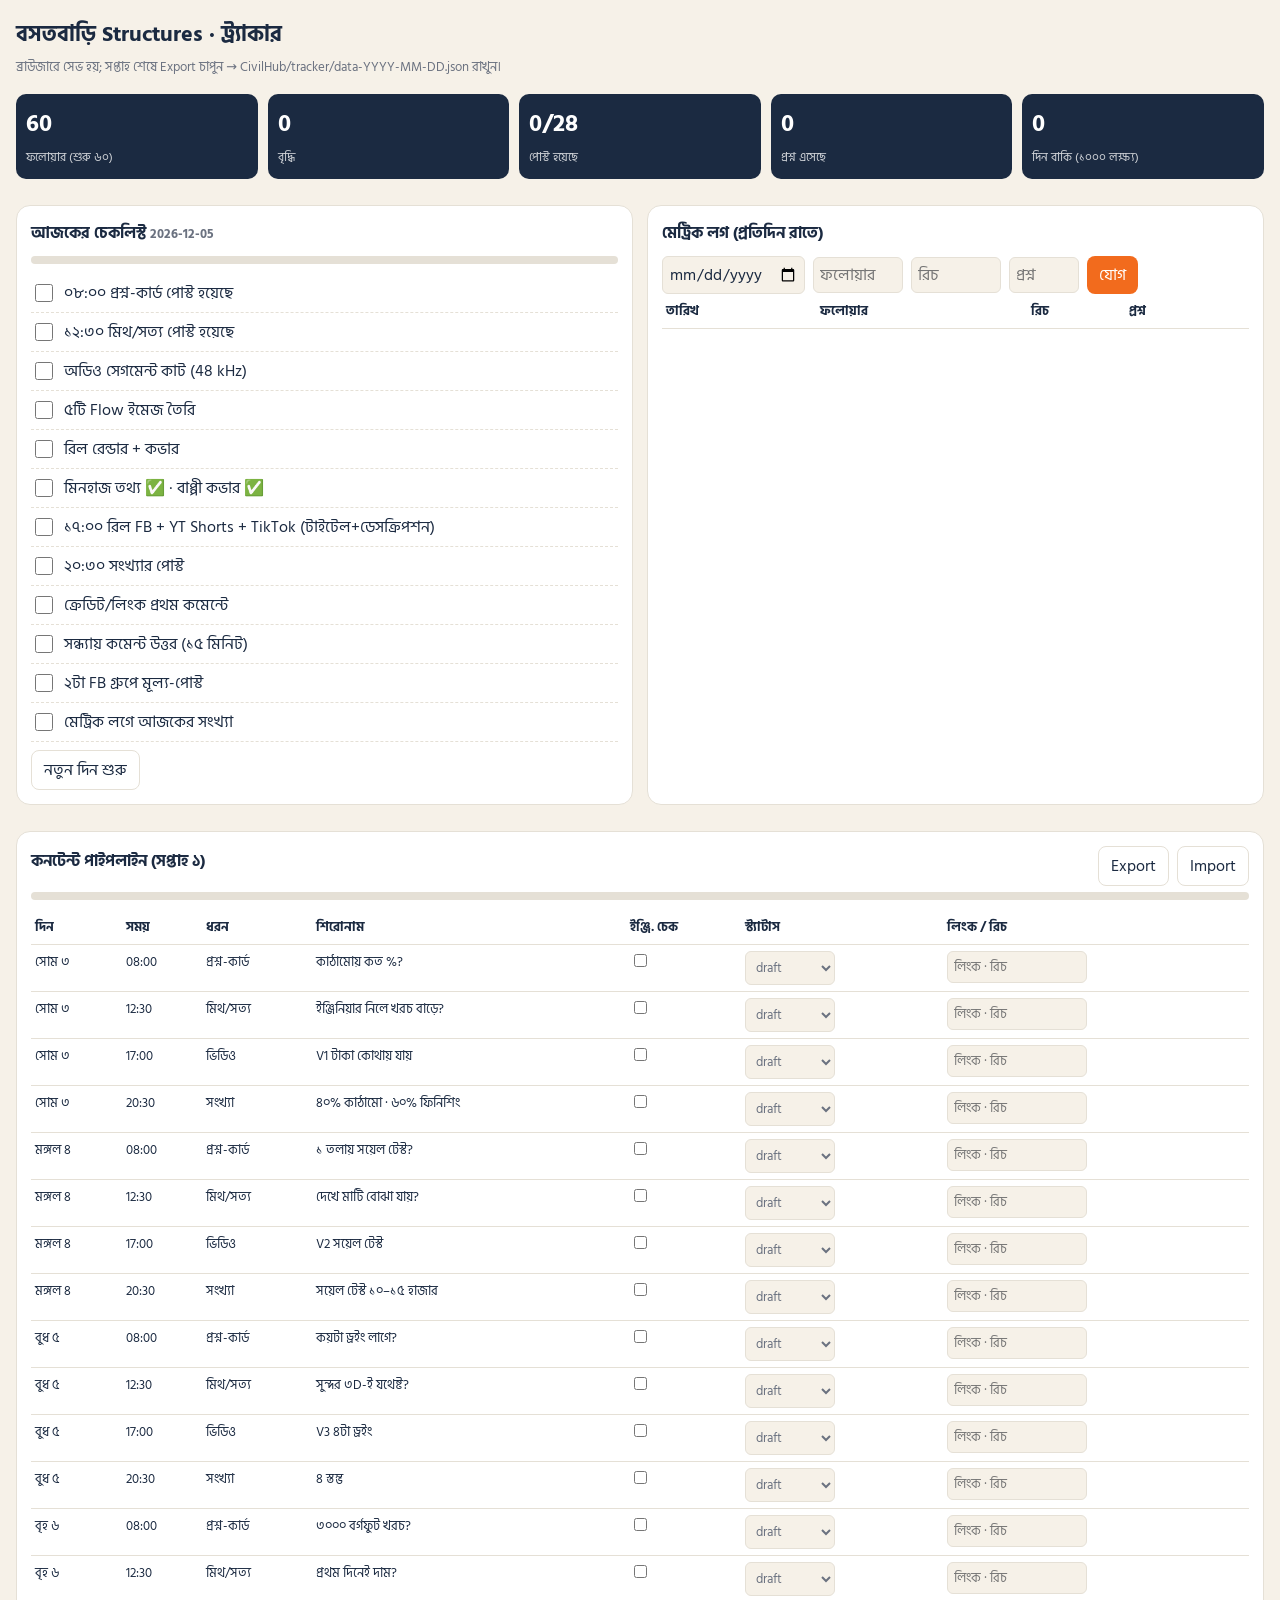
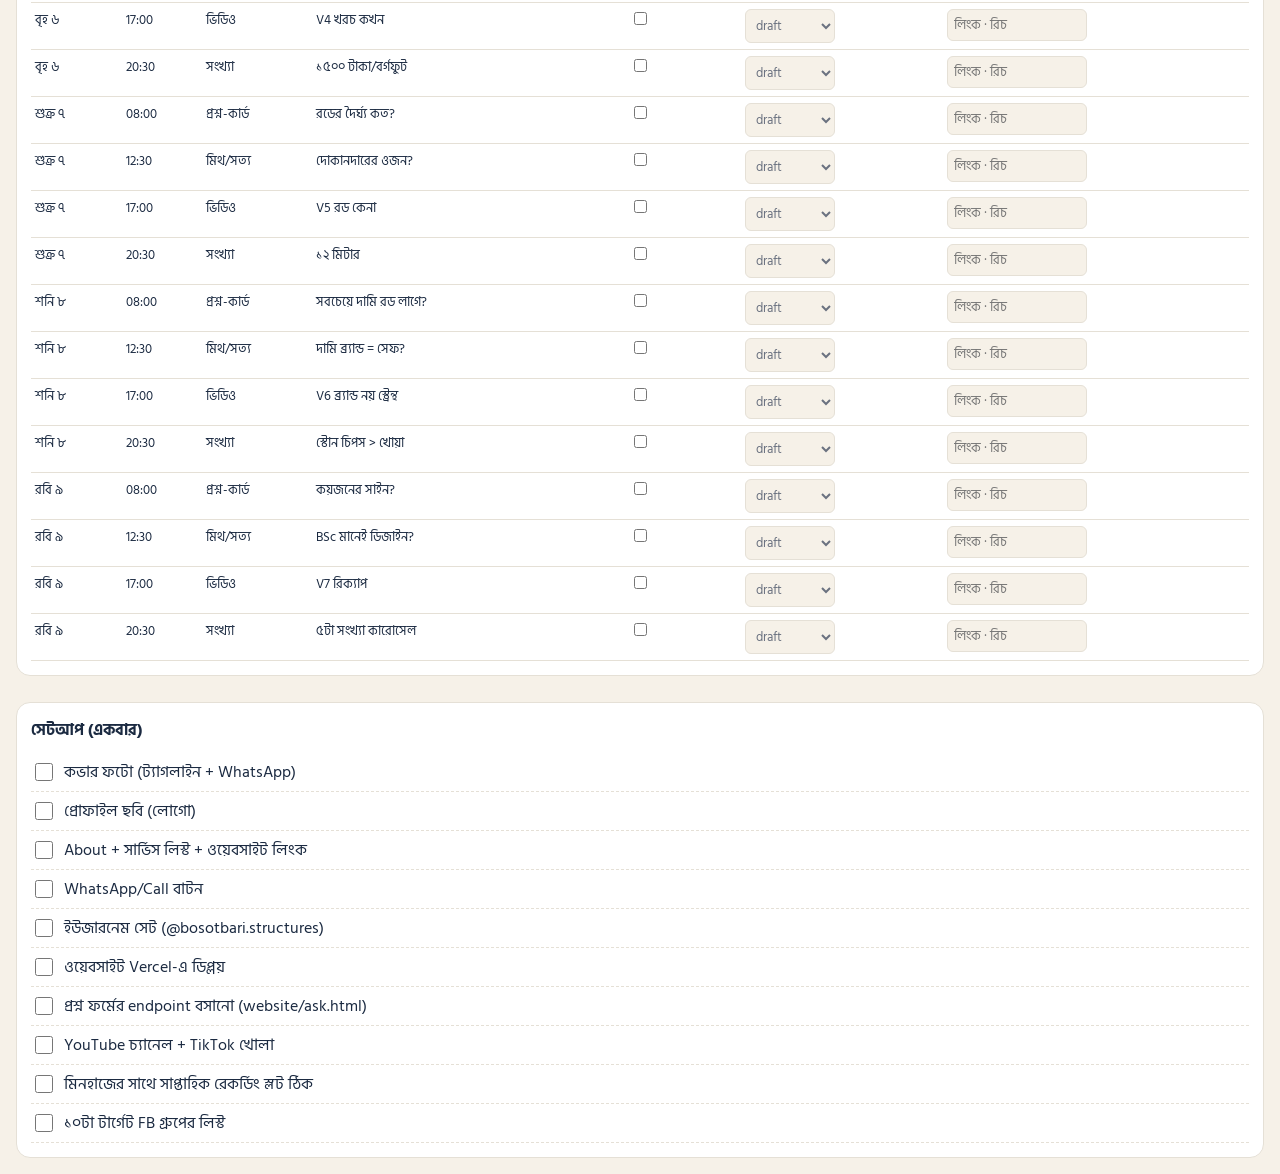
<file: tracker/index.html>
<!doctype html>
<html lang="bn">
<head>
<meta charset="utf-8"><meta name="viewport" content="width=device-width,initial-scale=1">
<title>বসতবাড়ি ট্র্যাকার</title>
<link href="https://fonts.googleapis.com/css2?family=Hind+Siliguri:wght@400;600;700&display=swap" rel="stylesheet">
<style>
:root{--bg:#f6f1e8;--card:#fff;--ink:#1b2a41;--mut:#6b7280;--acc:#f26b1d;--ok:#16a34a;--line:#e5e0d6;--navy:#1b2a41}
@media(prefers-color-scheme:dark){:root:not([data-theme=light]){--bg:#121a26;--card:#1b2634;--ink:#eef2f7;--mut:#9aa6b5;--line:#2b3747}}
*{box-sizing:border-box}body{margin:0;font-family:"Hind Siliguri",system-ui,sans-serif;background:var(--bg);color:var(--ink);padding:16px}
h1{margin:0 0 4px;font-size:22px}h2{font-size:16px;margin:0 0 10px}.sub{color:var(--mut);font-size:13px;margin-bottom:16px}
.grid{display:grid;gap:14px;grid-template-columns:repeat(auto-fit,minmax(300px,1fr))}
.card{background:var(--card);border:1px solid var(--line);border-radius:14px;padding:14px}
.kpi{display:flex;gap:10px;flex-wrap:wrap}.kpi div{flex:1;min-width:110px;background:var(--navy);color:#fff;border-radius:10px;padding:10px}
.kpi b{display:block;font-size:24px}.kpi span{font-size:12px;opacity:.8}
label.chk{display:flex;gap:8px;align-items:center;padding:6px 0;border-bottom:1px dashed var(--line);cursor:pointer}
label.chk input{width:18px;height:18px;accent-color:var(--acc)}
table{width:100%;border-collapse:collapse;font-size:13px}th,td{padding:6px 4px;border-bottom:1px solid var(--line);text-align:left;vertical-align:top}
select,input[type=text],input[type=number],input[type=date]{font:inherit;padding:4px 6px;border:1px solid var(--line);border-radius:6px;background:var(--bg);color:var(--ink);max-width:100%}
.s-draft{color:var(--mut)}.s-image{color:#b45309}.s-approved{color:#2563eb}.s-scheduled{color:#7c3aed}.s-posted{color:var(--ok);font-weight:700}
button{font:inherit;background:var(--acc);color:#fff;border:0;border-radius:8px;padding:6px 12px;cursor:pointer}button.ghost{background:transparent;color:var(--ink);border:1px solid var(--line)}
.bar{height:8px;background:var(--line);border-radius:6px;overflow:hidden;margin:6px 0 10px}.bar i{display:block;height:100%;background:var(--ok)}
.row{display:flex;gap:8px;flex-wrap:wrap;align-items:center}
</style></head>
<body>
<h1>বসতবাড়ি Structures · ট্র্যাকার</h1>
<div class="sub">ব্রাউজারে সেভ হয়; সপ্তাহ শেষে Export চাপুন → CivilHub/tracker/data-YYYY-MM-DD.json রাখুন।</div>

<div class="kpi" id="kpi"></div><br>
<div class="grid">
 <div class="card">
  <h2>আজকের চেকলিস্ট <span id="today" class="sub"></span></h2>
  <div class="bar"><i id="todaybar"></i></div>
  <div id="daily"></div>
  <div class="row" style="margin-top:8px"><button class="ghost" onclick="resetDaily()">নতুন দিন শুরু</button></div>
 </div>
 <div class="card">
  <h2>মেট্রিক লগ (প্রতিদিন রাতে)</h2>
  <div class="row">
   <input type="date" id="m-date"><input type="number" id="m-fol" placeholder="ফলোয়ার" style="width:90px">
   <input type="number" id="m-reach" placeholder="রিচ" style="width:90px"><input type="number" id="m-q" placeholder="প্রশ্ন" style="width:70px">
   <button onclick="addMetric()">যোগ</button>
  </div>
  <table id="mtable"><thead><tr><th>তারিখ</th><th>ফলোয়ার</th><th>রিচ</th><th>প্রশ্ন</th><th></th></tr></thead><tbody></tbody></table>
 </div>
</div><br>
<div class="card">
 <div class="row" style="justify-content:space-between"><h2>কনটেন্ট পাইপলাইন (সপ্তাহ ১)</h2>
  <div class="row"><button class="ghost" onclick="exportJSON()">Export</button><button class="ghost" onclick="document.getElementById('imp').click()">Import</button><input type="file" id="imp" hidden onchange="importJSON(this)"></div></div>
 <div class="bar"><i id="postbar"></i></div>
 <table id="ptable"><thead><tr><th>দিন</th><th>সময়</th><th>ধরন</th><th>শিরোনাম</th><th>ইঞ্জি. চেক</th><th>স্ট্যাটাস</th><th>লিংক / রিচ</th></tr></thead><tbody></tbody></table>
</div><br>
<div class="card"><h2>সেটআপ (একবার)</h2><div id="setup"></div></div>

<script>
const DAILY=["০৮:০০ প্রশ্ন-কার্ড পোস্ট হয়েছে","১২:৩০ মিথ/সত্য পোস্ট হয়েছে","অডিও সেগমেন্ট কাট (48 kHz)","৫টি Flow ইমেজ তৈরি","রিল রেন্ডার + কভার","মিনহাজ তথ্য ✅ · বাপ্পী কভার ✅","১৭:০০ রিল FB + YT Shorts + TikTok (টাইটেল+ডেসক্রিপশন)","২০:৩০ সংখ্যার পোস্ট","ক্রেডিট/লিংক প্রথম কমেন্টে","সন্ধ্যায় কমেন্ট উত্তর (১৫ মিনিট)","২টা FB গ্রুপে মূল্য-পোস্ট","মেট্রিক লগে আজকের সংখ্যা"];
const SETUP=["কভার ফটো (ট্যাগলাইন + WhatsApp)","প্রোফাইল ছবি (লোগো)","About + সার্ভিস লিস্ট + ওয়েবসাইট লিংক","WhatsApp/Call বাটন","ইউজারনেম সেট (@bosotbari.structures)","ওয়েবসাইট Vercel-এ ডিপ্লয়","প্রশ্ন ফর্মের endpoint বসানো (website/ask.html)","YouTube চ্যানেল + TikTok খোলা","মিনহাজের সাথে সাপ্তাহিক রেকর্ডিং স্লট ঠিক","১০টা টার্গেট FB গ্রুপের লিস্ট"];
const DAYS=["সোম ৩","মঙ্গল ৪","বুধ ৫","বৃহ ৬","শুক্র ৭","শনি ৮","রবি ৯"];
const TITLES=[["কাঠামোয় কত %?","ইঞ্জিনিয়ার নিলে খরচ বাড়ে?","V1 টাকা কোথায় যায়","৪০% কাঠামো · ৬০% ফিনিশিং"],["১ তলায় সয়েল টেস্ট?","দেখে মাটি বোঝা যায়?","V2 সয়েল টেস্ট","সয়েল টেস্ট ১০–১৫ হাজার"],["কয়টা ড্রইং লাগে?","সুন্দর ৩D-ই যথেষ্ট?","V3 ৪টা ড্রইং","৪ স্তম্ভ"],["৩০০০ বর্গফুট খরচ?","প্রথম দিনেই দাম?","V4 খরচ কখন","১৫০০ টাকা/বর্গফুট"],["রডের দৈর্ঘ্য কত?","দোকানদারের ওজন?","V5 রড কেনা","১২ মিটার"],["সবচেয়ে দামি রড লাগে?","দামি ব্র্যান্ড = সেফ?","V6 ব্র্যান্ড নয় স্ট্রেন্থ","স্টোন চিপস > খোয়া"],["কয়জনের সাইন?","BSc মানেই ডিজাইন?","V7 রিক্যাপ","৫টা সংখ্যা কারোসেল"]];
const TYPES=["প্রশ্ন-কার্ড","মিথ/সত্য","ভিডিও","সংখ্যা"],TIMES=["08:00","12:30","17:00","20:30"],STATUS=["draft","image","approved","scheduled","posted"];
const K="bosotbari-tracker";let S=JSON.parse(localStorage.getItem(K)||"null")||{daily:{},date:"",setup:{},posts:{},metrics:[]};
const save=()=>{localStorage.setItem(K,JSON.stringify(S));render()};
function render(){
 const t=new Date(Date.now()-new Date().getTimezoneOffset()*6e4).toISOString().slice(0,10);if(S.date!==t){S.date=t;S.daily={}}
 document.getElementById("today").textContent=t;
 let d=document.getElementById("daily");d.innerHTML=DAILY.map((x,i)=>`<label class="chk"><input type="checkbox" ${S.daily[i]?"checked":""} onchange="S.daily[${i}]=this.checked;save()">${x}</label>`).join("");
 document.getElementById("todaybar").style.width=(Object.values(S.daily).filter(Boolean).length/DAILY.length*100)+"%";
 document.getElementById("setup").innerHTML=SETUP.map((x,i)=>`<label class="chk"><input type="checkbox" ${S.setup[i]?"checked":""} onchange="S.setup[${i}]=this.checked;save()">${x}</label>`).join("");
 let rows="",done=0,tot=0;DAYS.forEach((day,di)=>TITLES[di].forEach((ti,pi)=>{const id=di+"-"+pi,p=S.posts[id]||{};tot++;if(p.st==="posted")done++;
  rows+=`<tr><td>${day}</td><td>${TIMES[pi]}</td><td>${TYPES[pi]}</td><td>${ti}</td><td><input type="checkbox" ${p.eng?"checked":""} onchange="up('${id}','eng',this.checked)"></td><td><select class="s-${p.st||"draft"}" onchange="up('${id}','st',this.value)">${STATUS.map(s=>`<option ${p.st===s?"selected":""}>${s}</option>`).join("")}</select></td><td><input type="text" value="${p.note||""}" placeholder="লিংক · রিচ" onchange="up('${id}','note',this.value)" style="width:140px"></td></tr>`}));
 document.querySelector("#ptable tbody").innerHTML=rows;document.getElementById("postbar").style.width=(done/tot*100)+"%";
 document.querySelector("#mtable tbody").innerHTML=S.metrics.map((m,i)=>`<tr><td>${m.d}</td><td>${m.f}</td><td>${m.r}</td><td>${m.q}</td><td><button class="ghost" onclick="S.metrics.splice(${i},1);save()">✕</button></td></tr>`).join("");
 const last=S.metrics[S.metrics.length-1]||{},first=S.metrics[0]||{};
 document.getElementById("kpi").innerHTML=`<div><b>${last.f??60}</b><span>ফলোয়ার (শুরু ৬০)</span></div><div><b>${(last.f??60)-(first.f??60)}</b><span>বৃদ্ধি</span></div><div><b>${done}/${tot}</b><span>পোস্ট হয়েছে</span></div><div><b>${S.metrics.reduce((a,m)=>a+(+m.q||0),0)}</b><span>প্রশ্ন এসেছে</span></div><div><b>${Math.max(0,Math.ceil((new Date("2026-11-30")-new Date())/864e5))}</b><span>দিন বাকি (১০০০ লক্ষ্য)</span></div>`;
}
function up(id,k,v){S.posts[id]=S.posts[id]||{};S.posts[id][k]=v;save()}
function addMetric(){const d=m("m-date").value||S.date;S.metrics.push({d,f:+m("m-fol").value||0,r:+m("m-reach").value||0,q:+m("m-q").value||0});S.metrics.sort((a,b)=>a.d<b.d?-1:1);save()}
function resetDaily(){S.daily={};save()}
function m(i){return document.getElementById(i)}
function exportJSON(){const a=document.createElement("a");a.href="data:application/json,"+encodeURIComponent(JSON.stringify(S,null,1));a.download="data-"+S.date+".json";a.click()}
function importJSON(inp){const r=new FileReader();r.onload=()=>{S=JSON.parse(r.result);save()};r.readAsText(inp.files[0])}
render();
</script></body></html>
</file>
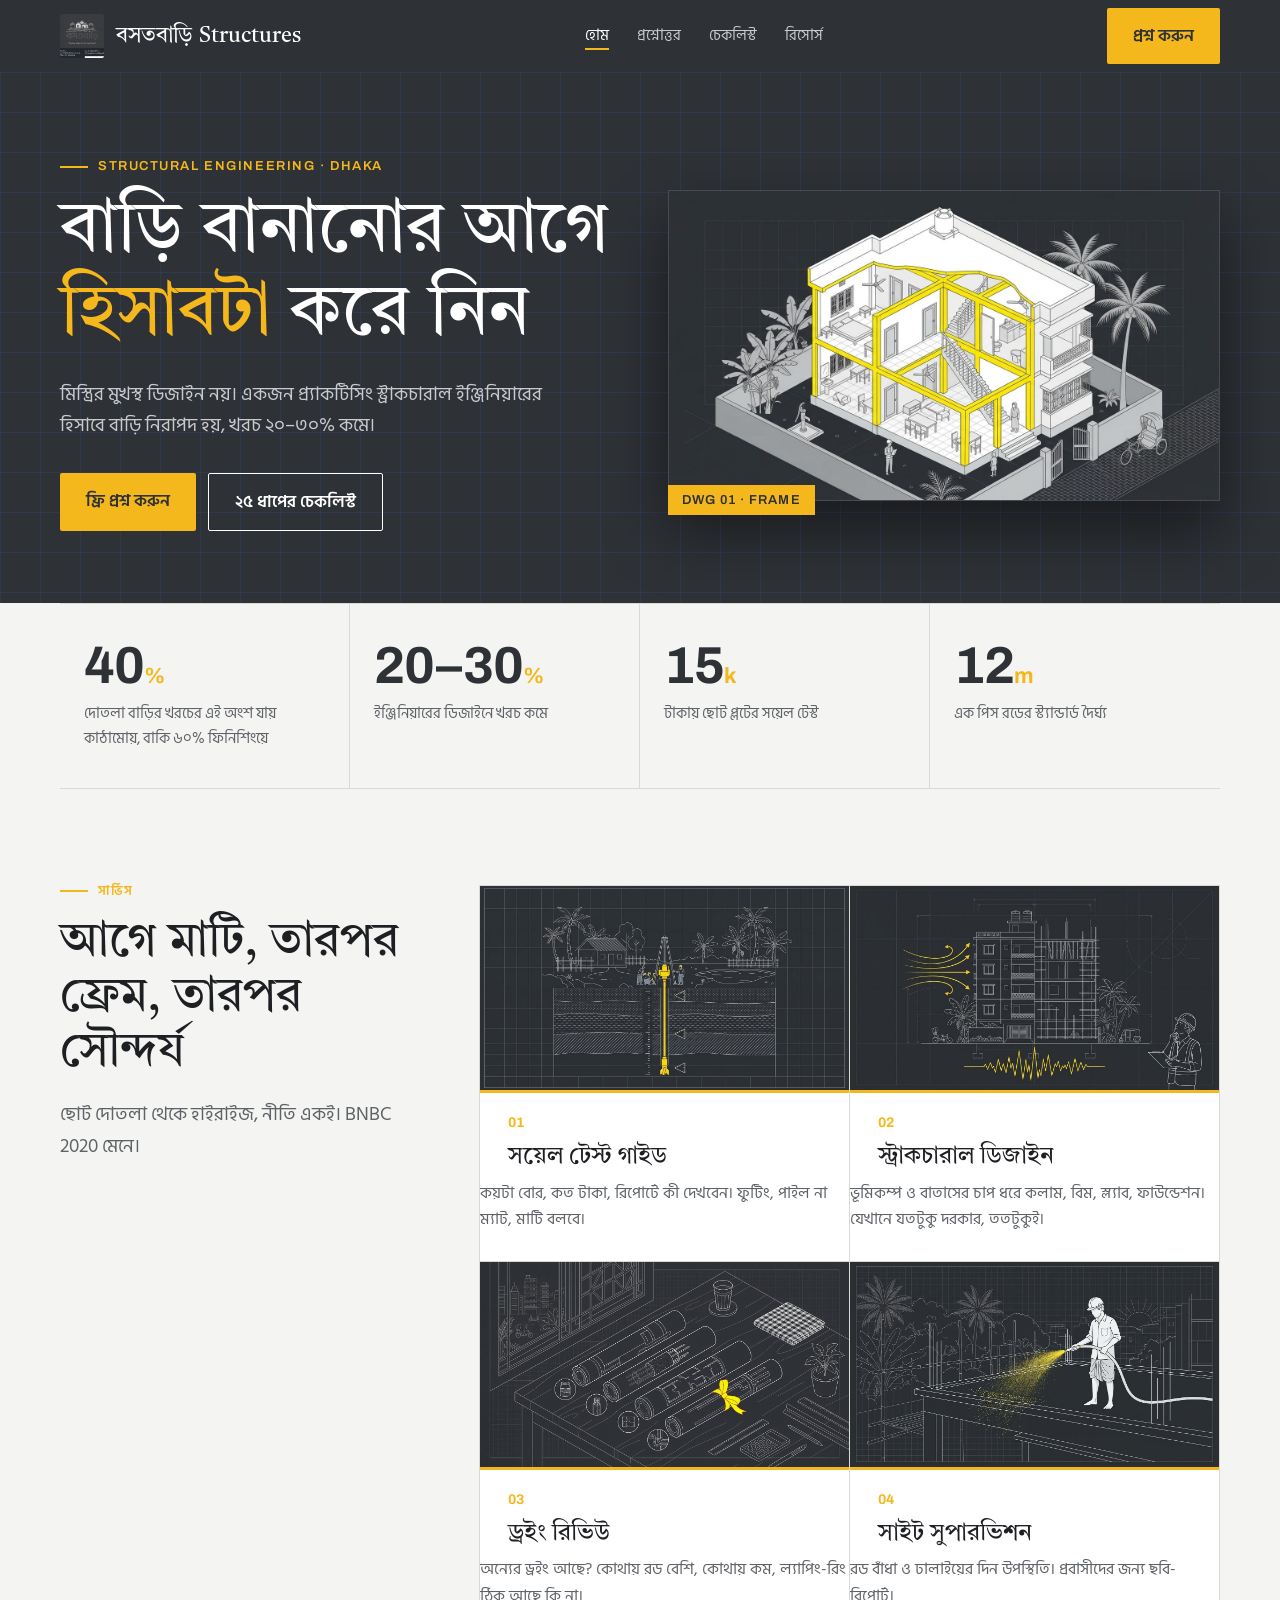
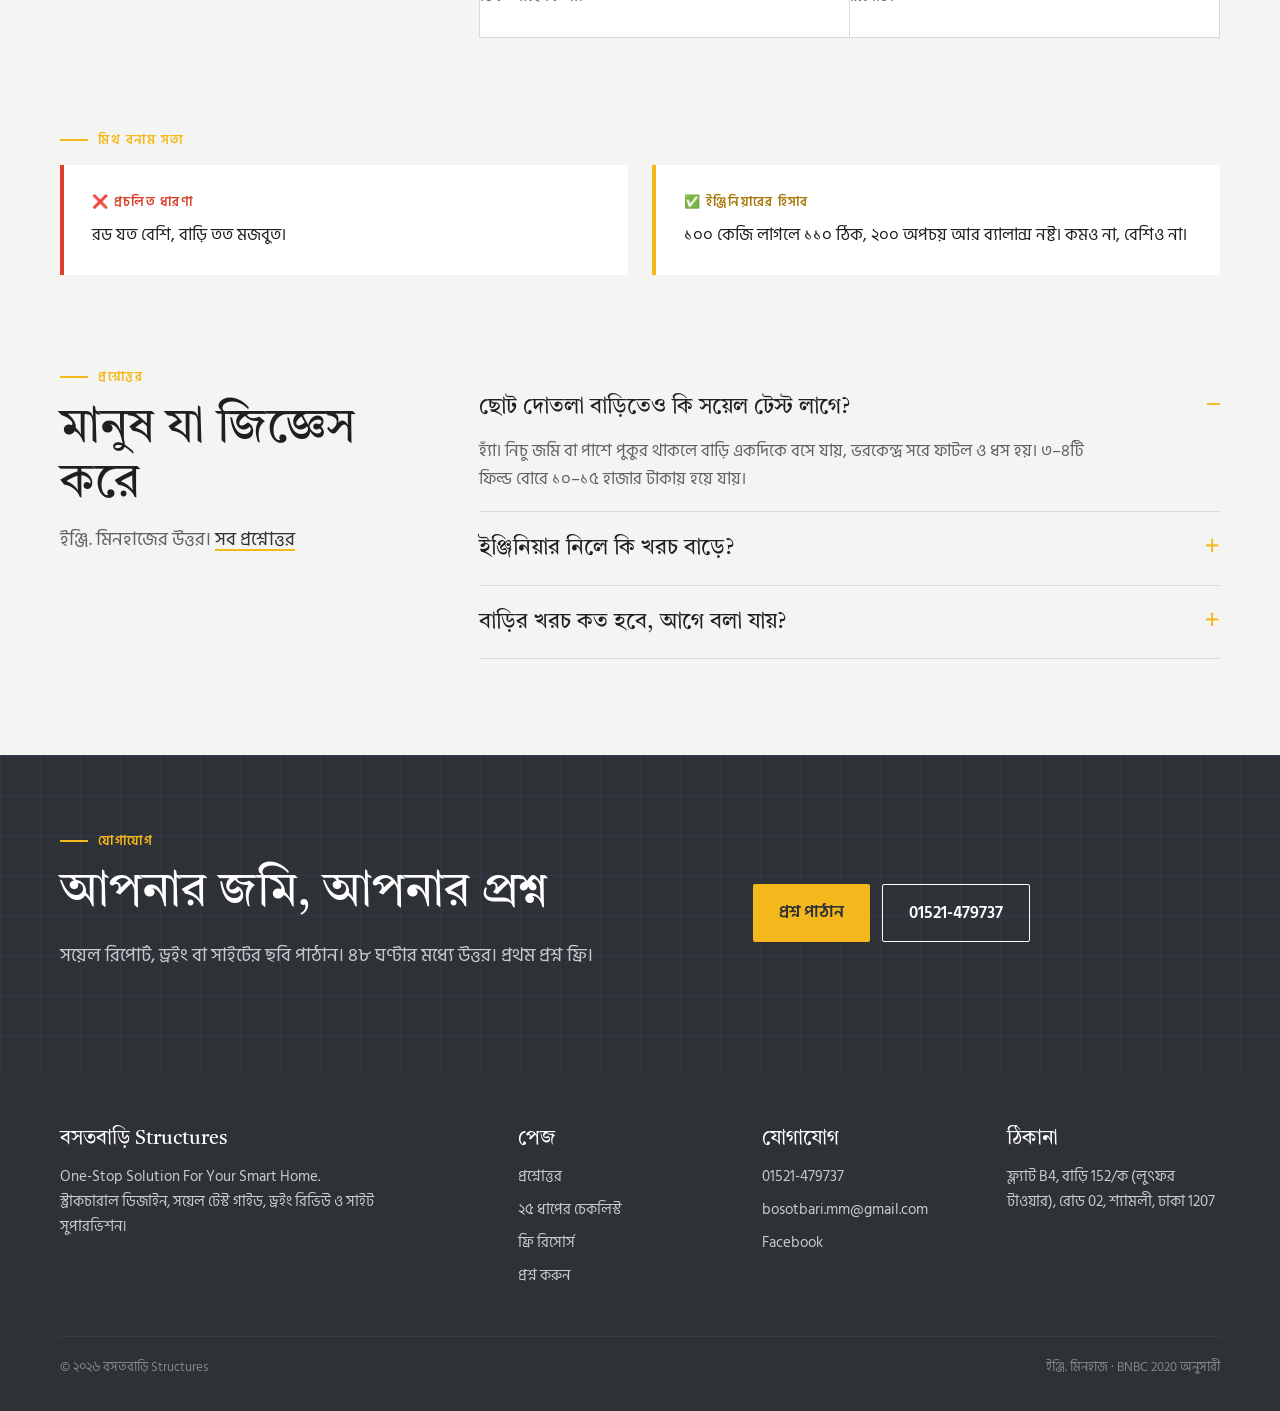
<file: website/index.html>
<!doctype html><html lang="bn"><head><meta charset="utf-8"><meta name="viewport" content="width=device-width,initial-scale=1"><link rel="preconnect" href="https://fonts.gstatic.com" crossorigin><link href="https://fonts.googleapis.com/css2?family=Tiro+Bangla&family=Hind+Siliguri:wght@400;600&family=Archivo:wght@500;700&display=swap" rel="stylesheet"><link rel="stylesheet" href="style.css?v=2"><link rel="icon" href="logo.jpg"><title>বসতবাড়ি Structures</title><meta name="description" content="বাড়ি বানানোর আগে একজন স্ট্রাকচারাল ইঞ্জিনিয়ারের সাথে কথা বলুন। সহজ বাংলায় সয়েল টেস্ট, ডিজাইন, খরচ ও রড কেনার গাইড।"></head><body>
<header><div class="wrap"><nav><a class="logo" href="index.html"><img src="logo.jpg" alt="">বসতবাড়ি Structures</a><ul><li><a class="on" href="index.html">হোম</a></li><li><a href="qa.html">প্রশ্নোত্তর</a></li><li><a href="checklist.html">চেকলিস্ট</a></li><li><a href="resources.html">রিসোর্স</a></li></ul><a class="btn" href="ask.html">প্রশ্ন করুন</a></nav></div><div class="subnav"><a class="on" href="index.html">হোম</a><a href="qa.html">প্রশ্নোত্তর</a><a href="checklist.html">চেকলিস্ট</a><a href="resources.html">রিসোর্স</a><a href="ask.html">প্রশ্ন করুন</a></div></header>
<div class="dark"><div class="wrap hero"><div><div class="eyebrow">Structural engineering · Dhaka</div><h1>বাড়ি বানানোর আগে <em>হিসাবটা</em> করে নিন</h1><p>মিস্ত্রির মুখস্থ ডিজাইন নয়। একজন প্র্যাকটিসিং স্ট্রাকচারাল ইঞ্জিনিয়ারের হিসাবে বাড়ি নিরাপদ হয়, খরচ ২০–৩০% কমে।</p><div class="btns"><a class="btn" href="ask.html">ফ্রি প্রশ্ন করুন</a><a class="btn ghost" href="checklist.html">২৫ ধাপের চেকলিস্ট</a></div></div><div class="hero-art"><img src="img/hero.jpg" alt="দোতলা বাড়ির কাটঅ্যাওয়ে: কলাম-বিম-ছাদের ফ্রেম হলুদে"><span class="tag">DWG 01 · FRAME</span></div></div></div>
<div class="wrap"><div class="stats"><div class="stat"><b class="num">40<small>%</small></b><span>দোতলা বাড়ির খরচের এই অংশ যায় কাঠামোয়, বাকি ৬০% ফিনিশিংয়ে</span></div><div class="stat"><b class="num">20–30<small>%</small></b><span>ইঞ্জিনিয়ারের ডিজাইনে খরচ কমে</span></div><div class="stat"><b class="num">15<small>k</small></b><span>টাকায় ছোট প্লটের সয়েল টেস্ট</span></div><div class="stat"><b class="num">12<small>m</small></b><span>এক পিস রডের স্ট্যান্ডার্ড দৈর্ঘ্য</span></div></div></div>
<section><div class="wrap grid2"><div><div class="eyebrow">সার্ভিস</div><h2>আগে মাটি, তারপর ফ্রেম, তারপর সৌন্দর্য</h2><p class="lead">ছোট দোতলা থেকে হাইরাইজ, নীতি একই। BNBC 2020 মেনে।</p></div>
<div class="services"><div class="svc"><img src="img/soil.jpg" alt=""><div class="n">01</div><h3>সয়েল টেস্ট গাইড</h3><p>কয়টা বোর, কত টাকা, রিপোর্টে কী দেখবেন। ফুটিং, পাইল না ম্যাট, মাটি বলবে।</p></div><div class="svc"><img src="img/structural.jpg" alt=""><div class="n">02</div><h3>স্ট্রাকচারাল ডিজাইন</h3><p>ভূমিকম্প ও বাতাসের চাপ ধরে কলাম, বিম, স্ল্যাব, ফাউন্ডেশন। যেখানে যতটুকু দরকার, ততটুকুই।</p></div><div class="svc"><img src="img/review.jpg" alt=""><div class="n">03</div><h3>ড্রইং রিভিউ</h3><p>অন্যের ড্রইং আছে? কোথায় রড বেশি, কোথায় কম, ল্যাপিং-রিং ঠিক আছে কি না।</p></div><div class="svc"><img src="img/site.jpg" alt=""><div class="n">04</div><h3>সাইট সুপারভিশন</h3><p>রড বাঁধা ও ঢালাইয়ের দিন উপস্থিতি। প্রবাসীদের জন্য ছবি-রিপোর্ট।</p></div></div></div></section>
<section style="padding-top:0"><div class="wrap"><div class="eyebrow">মিথ বনাম সত্য</div><div class="myth"><div><b>❌ প্রচলিত ধারণা</b>রড যত বেশি, বাড়ি তত মজবুত।</div><div><b>✅ ইঞ্জিনিয়ারের হিসাব</b>১০০ কেজি লাগলে ১১০ ঠিক, ২০০ অপচয় আর ব্যালান্স নষ্ট। কমও না, বেশিও না।</div></div></div></section>
<section class="faq" style="padding-top:0"><div class="wrap grid2"><div><div class="eyebrow">প্রশ্নোত্তর</div><h2>মানুষ যা জিজ্ঞেস করে</h2><p class="lead">ইঞ্জি. মিনহাজের উত্তর। <a href="qa.html">সব প্রশ্নোত্তর</a></p></div><div>
<details open><summary>ছোট দোতলা বাড়িতেও কি সয়েল টেস্ট লাগে?</summary><p>হ্যাঁ। নিচু জমি বা পাশে পুকুর থাকলে বাড়ি একদিকে বসে যায়, ভরকেন্দ্র সরে ফাটল ও ধস হয়। ৩–৪টি ফিল্ড বোরে ১০–১৫ হাজার টাকায় হয়ে যায়।</p></details>
<details><summary>ইঞ্জিনিয়ার নিলে কি খরচ বাড়ে?</summary><p>না, সাধারণত ২০–৩০% কমে। মুখস্থ ডিজাইনে ছাদে ২ টনের জায়গায় ৩ টন রড যায়; এক ফ্লোরে ৫০০ কেজি বেশি মানেই ৪০ হাজার টাকা লস।</p></details>
<details><summary>বাড়ির খরচ কত হবে, আগে বলা যায়?</summary><p>রাফ ধারণা: প্রতি বর্গফুট ~১,৫০০ টাকা। সঠিক (৯০–৯৫%) হিসাব আসে ডিজাইন শেষে।</p></details></div></div></section>
<div class="dark cta"><div class="wrap"><div><div class="eyebrow">যোগাযোগ</div><h2>আপনার জমি, আপনার প্রশ্ন</h2><p>সয়েল রিপোর্ট, ড্রইং বা সাইটের ছবি পাঠান। ৪৮ ঘণ্টার মধ্যে উত্তর। প্রথম প্রশ্ন ফ্রি।</p></div><div><div class="btns" style="display:flex;gap:12px;flex-wrap:wrap"><a class="btn" href="ask.html">প্রশ্ন পাঠান</a><a class="btn ghost" href="tel:+8801521479737">01521-479737</a></div></div></div></div>
<footer><div class="wrap"><div class="cols"><div><h4>বসতবাড়ি Structures</h4><p style="max-width:40ch;margin:0">One-Stop Solution For Your Smart Home. স্ট্রাকচারাল ডিজাইন, সয়েল টেস্ট গাইড, ড্রইং রিভিউ ও সাইট সুপারভিশন।</p></div><div><h4>পেজ</h4><a href="qa.html">প্রশ্নোত্তর</a><a href="checklist.html">২৫ ধাপের চেকলিস্ট</a><a href="resources.html">ফ্রি রিসোর্স</a><a href="ask.html">প্রশ্ন করুন</a></div><div><h4>যোগাযোগ</h4><a href="tel:+8801521479737">01521-479737</a><a href="mailto:bosotbari.mm@gmail.com">bosotbari.mm@gmail.com</a><a href="https://www.facebook.com/profile.php?id=61591769554161">Facebook</a></div><div><h4>ঠিকানা</h4><p style="margin:0">ফ্ল্যাট B4, বাড়ি 152/ক (লুৎফর টাওয়ার), রোড 02, শ্যামলী, ঢাকা 1207</p></div></div><div class="bottom"><span>© ২০২৬ বসতবাড়ি Structures</span><span>ইঞ্জি. মিনহাজ · BNBC 2020 অনুসারী</span></div></div></footer></body></html>
</file>
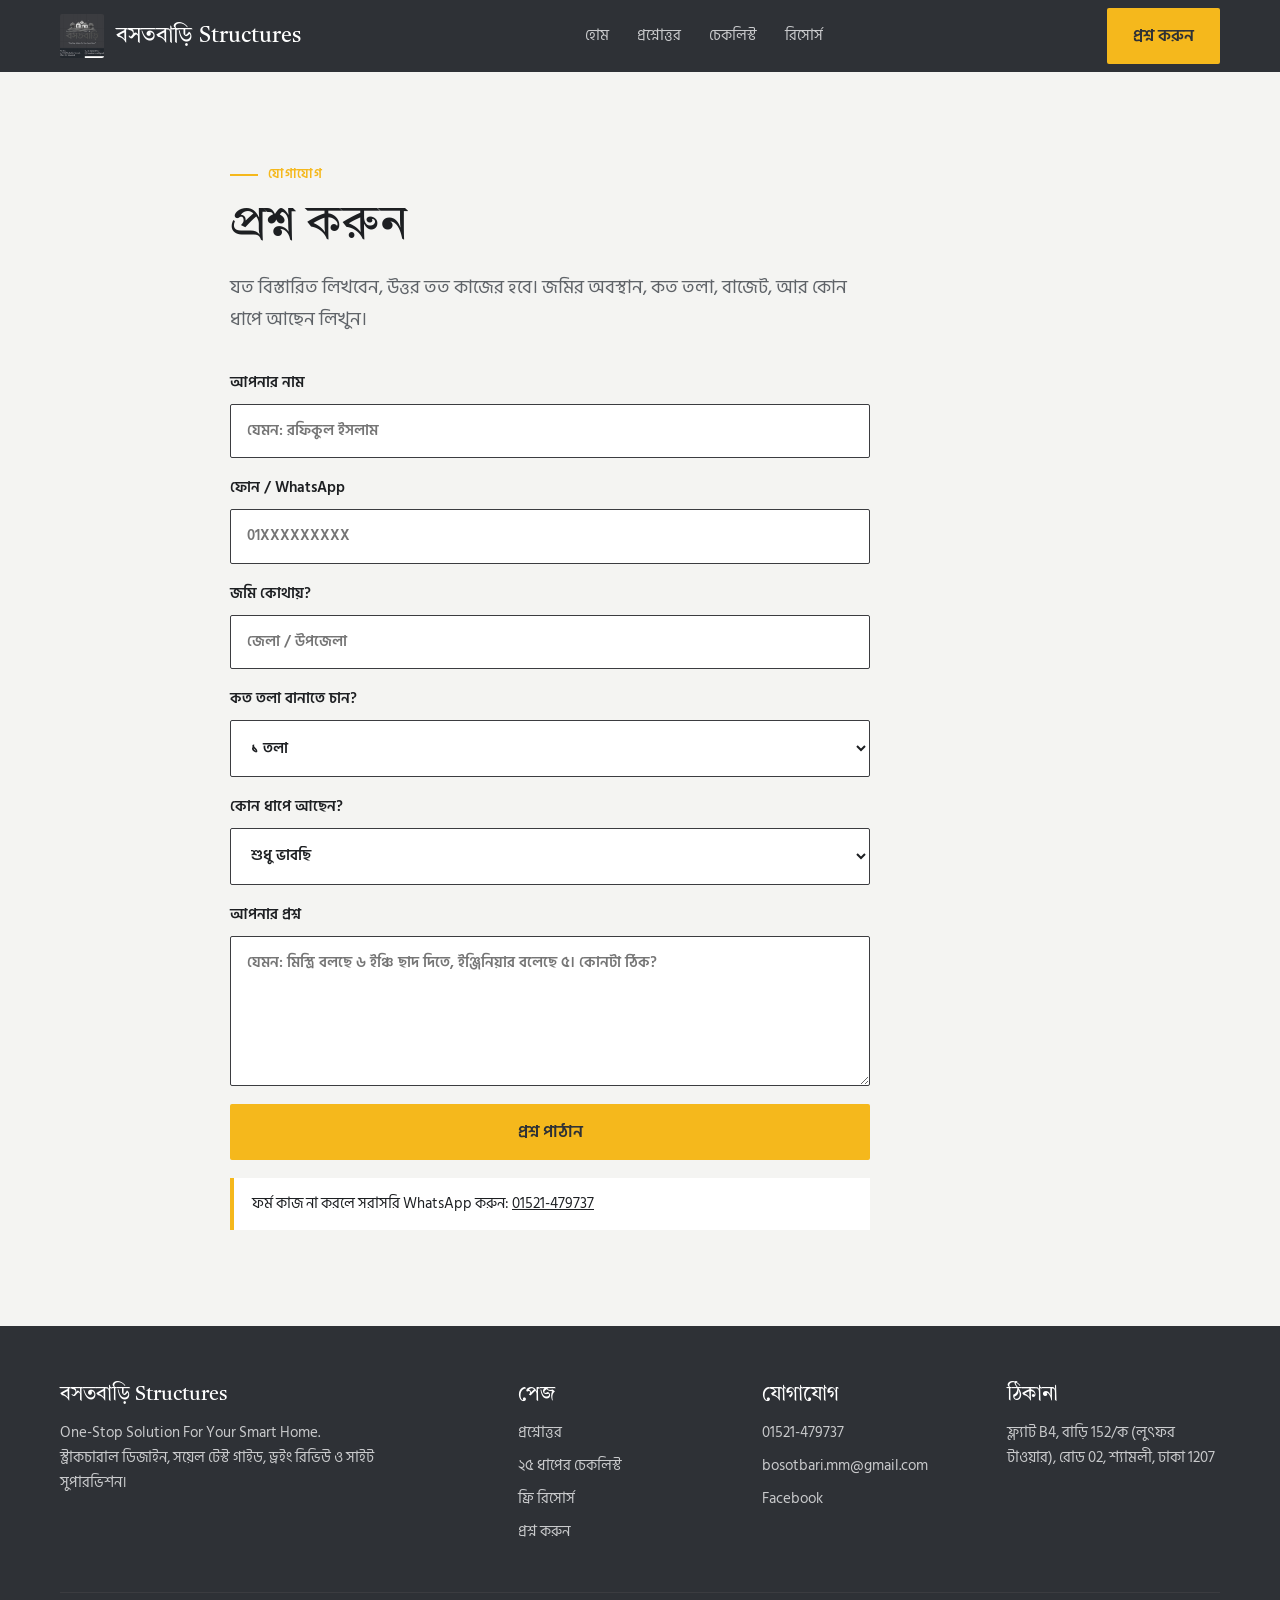
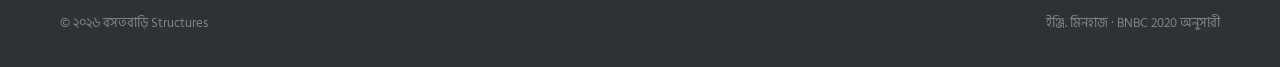
<file: website/ask.html>
<!doctype html><html lang="bn"><head><meta charset="utf-8"><meta name="viewport" content="width=device-width,initial-scale=1"><link rel="preconnect" href="https://fonts.gstatic.com" crossorigin><link href="https://fonts.googleapis.com/css2?family=Tiro+Bangla&family=Hind+Siliguri:wght@400;600&family=Archivo:wght@500;700&display=swap" rel="stylesheet"><link rel="stylesheet" href="style.css?v=2"><link rel="icon" href="logo.jpg"><title>প্রশ্ন করুন · বসতবাড়ি</title></head><body><header><div class="wrap"><nav><a class="logo" href="index.html"><img src="logo.jpg" alt="">বসতবাড়ি Structures</a><ul><li><a href="index.html">হোম</a></li><li><a href="qa.html">প্রশ্নোত্তর</a></li><li><a href="checklist.html">চেকলিস্ট</a></li><li><a href="resources.html">রিসোর্স</a></li></ul><a class="btn" href="ask.html">প্রশ্ন করুন</a></nav></div><div class="subnav"><a href="index.html">হোম</a><a href="qa.html">প্রশ্নোত্তর</a><a href="checklist.html">চেকলিস্ট</a><a href="resources.html">রিসোর্স</a><a class="on" href="ask.html">প্রশ্ন করুন</a></div></header><main class="wrap" style="max-width:860px"><section><div class="eyebrow">যোগাযোগ</div><h2>প্রশ্ন করুন</h2><p class="lead" style="margin-bottom:36px">যত বিস্তারিত লিখবেন, উত্তর তত কাজের হবে। জমির অবস্থান, কত তলা, বাজেট, আর কোন ধাপে আছেন লিখুন।</p>
<form id="askform" method="POST">
<label>আপনার নাম<input name="name" required placeholder="যেমন: রফিকুল ইসলাম"></label>
<label>ফোন / WhatsApp<input name="phone" required placeholder="01XXXXXXXXX"></label>
<label>জমি কোথায়?<input name="location" placeholder="জেলা / উপজেলা"></label>
<label>কত তলা বানাতে চান?<select name="floors"><option>১ তলা</option><option>২ তলা (ডুপ্লেক্স)</option><option>৩–৫ তলা</option><option>৬ তলা বা বেশি</option><option>ফ্ল্যাট কিনছি</option></select></label>
<label>কোন ধাপে আছেন?<select name="stage"><option>শুধু ভাবছি</option><option>জমি আছে, ডিজাইন নেই</option><option>ড্রইং আছে, রিভিউ চাই</option><option>কাজ চলছে, সমস্যা হচ্ছে</option></select></label>
<label>আপনার প্রশ্ন<textarea name="question" required placeholder="যেমন: মিস্ত্রি বলছে ৬ ইঞ্চি ছাদ দিতে, ইঞ্জিনিয়ার বলেছে ৫। কোনটা ঠিক?"></textarea></label>
<input type="hidden" name="source" value="website">
<button class="btn" type="submit">প্রশ্ন পাঠান</button>
<div class="note">ফর্ম কাজ না করলে সরাসরি WhatsApp করুন: <a href="https://wa.me/8801521479737">01521-479737</a></div>
</form></section></main><footer><div class="wrap"><div class="cols"><div><h4>বসতবাড়ি Structures</h4><p style="max-width:40ch;margin:0">One-Stop Solution For Your Smart Home. স্ট্রাকচারাল ডিজাইন, সয়েল টেস্ট গাইড, ড্রইং রিভিউ ও সাইট সুপারভিশন।</p></div><div><h4>পেজ</h4><a href="qa.html">প্রশ্নোত্তর</a><a href="checklist.html">২৫ ধাপের চেকলিস্ট</a><a href="resources.html">ফ্রি রিসোর্স</a><a class="on" href="ask.html">প্রশ্ন করুন</a></div><div><h4>যোগাযোগ</h4><a href="tel:+8801521479737">01521-479737</a><a href="mailto:bosotbari.mm@gmail.com">bosotbari.mm@gmail.com</a><a href="https://www.facebook.com/profile.php?id=61591769554161">Facebook</a></div><div><h4>ঠিকানা</h4><p style="margin:0">ফ্ল্যাট B4, বাড়ি 152/ক (লুৎফর টাওয়ার), রোড 02, শ্যামলী, ঢাকা 1207</p></div></div><div class="bottom"><span>© ২০২৬ বসতবাড়ি Structures</span><span>ইঞ্জি. মিনহাজ · BNBC 2020 অনুসারী</span></div></div></footer></body></html>
</file>
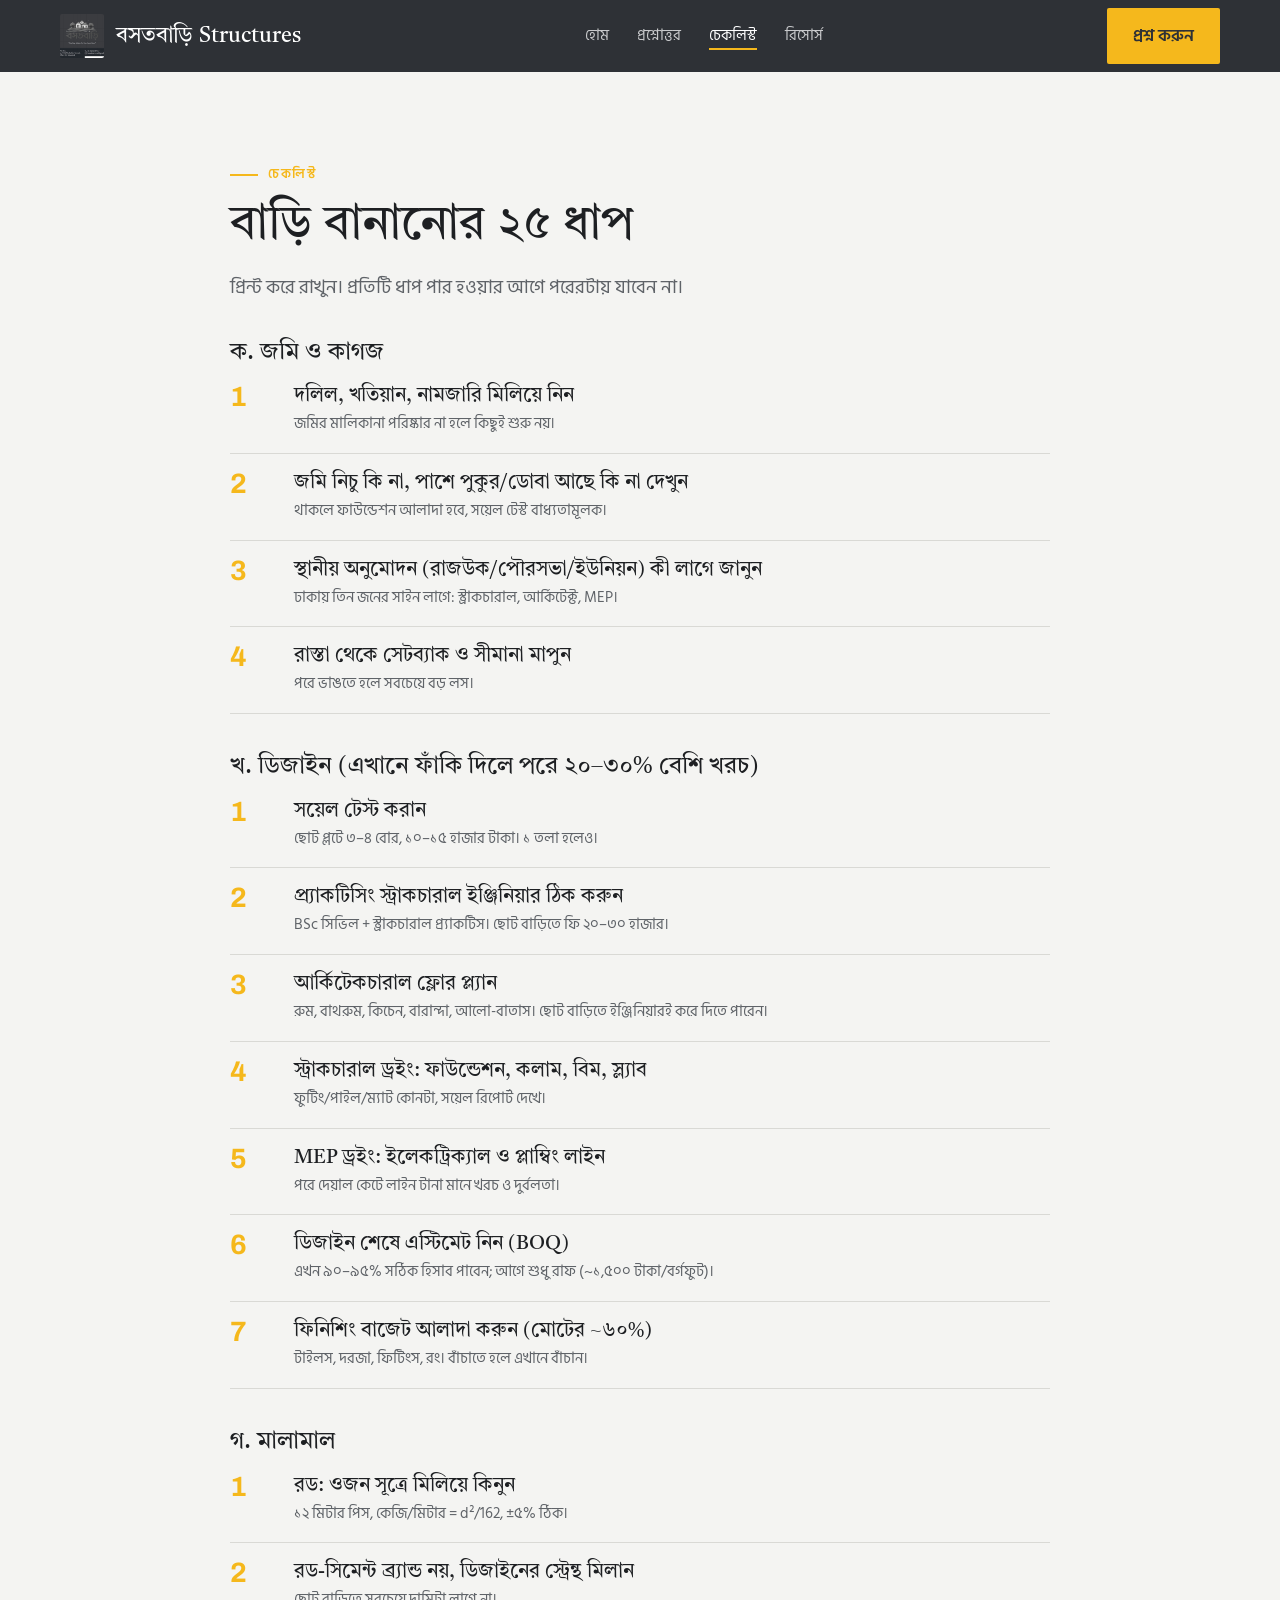
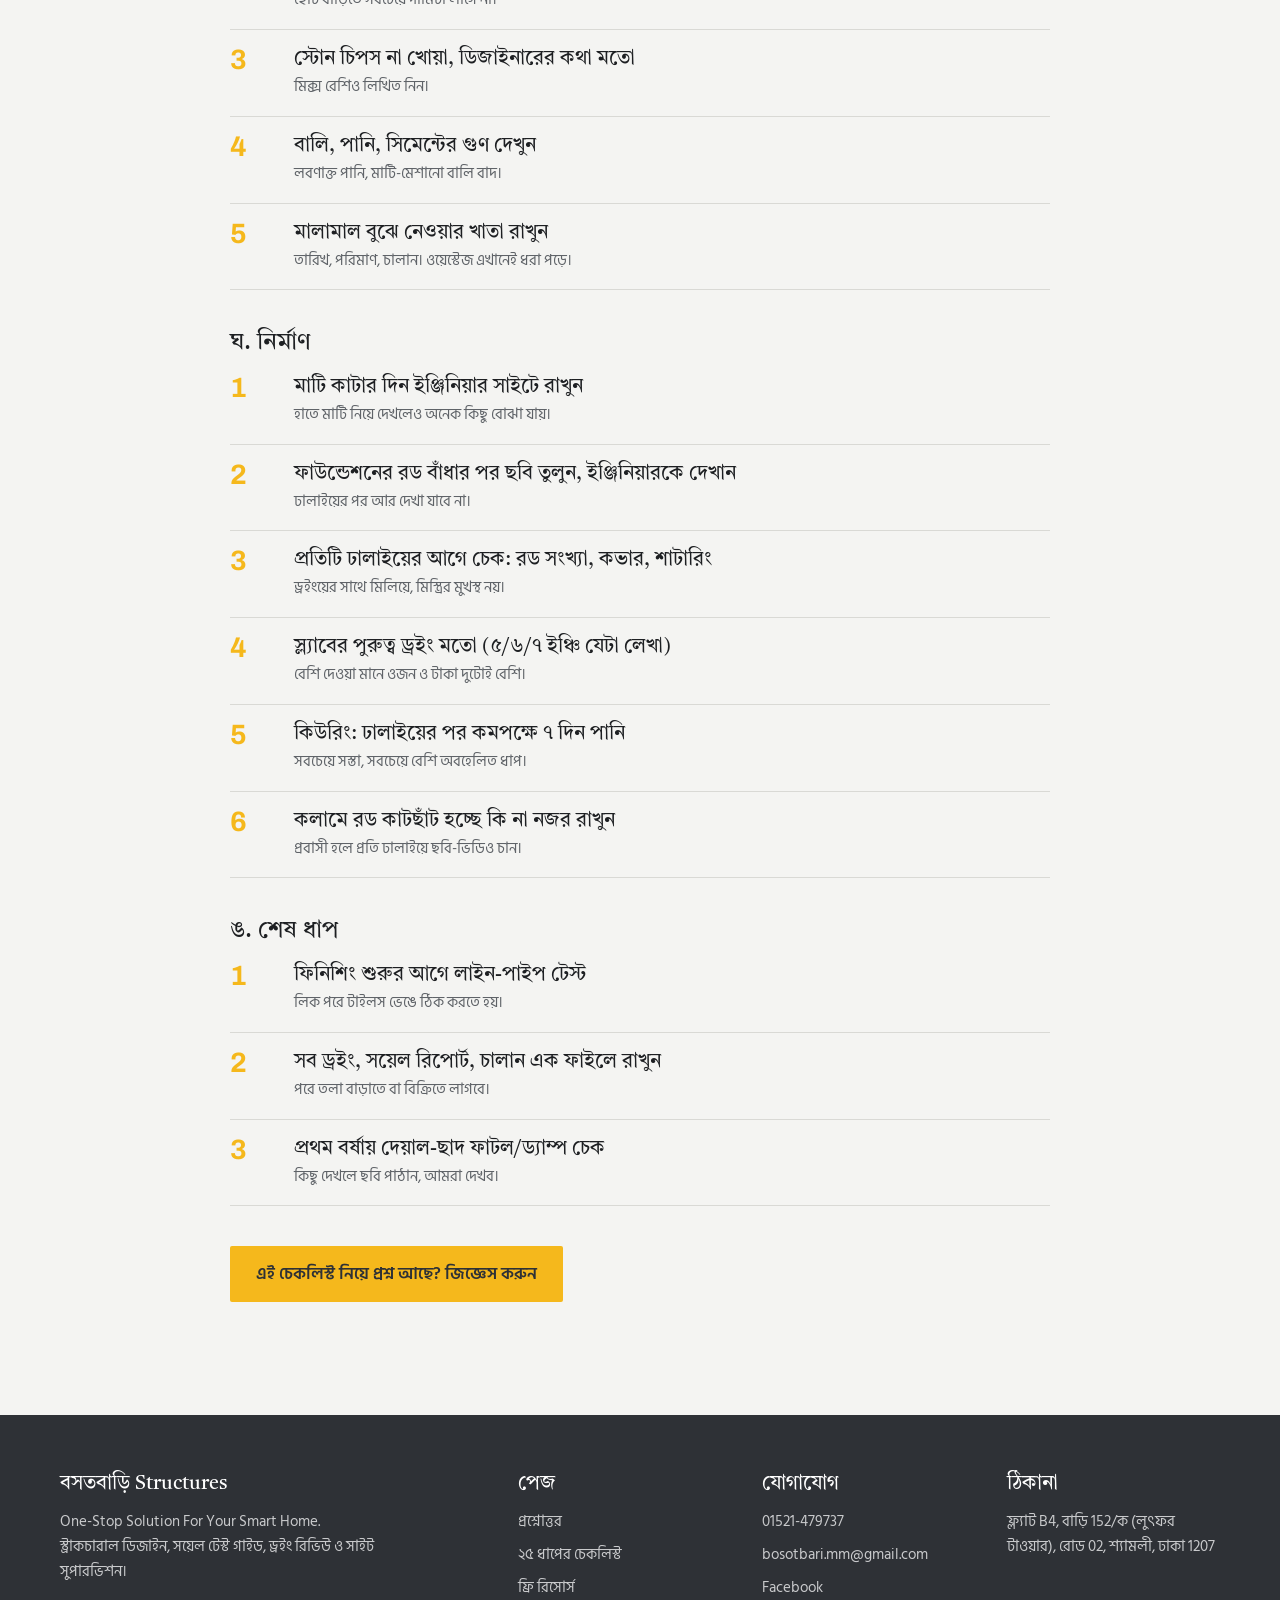
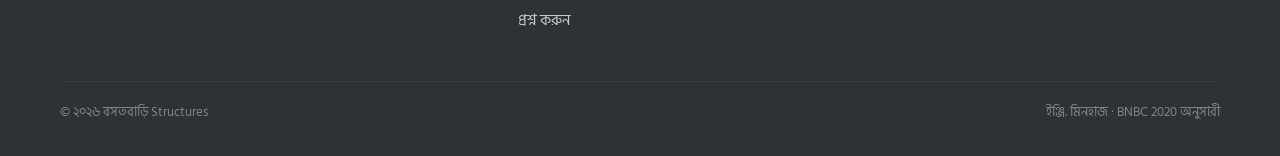
<file: website/checklist.html>
<!doctype html><html lang="bn"><head><meta charset="utf-8"><meta name="viewport" content="width=device-width,initial-scale=1"><link rel="preconnect" href="https://fonts.gstatic.com" crossorigin><link href="https://fonts.googleapis.com/css2?family=Tiro+Bangla&family=Hind+Siliguri:wght@400;600&family=Archivo:wght@500;700&display=swap" rel="stylesheet"><link rel="stylesheet" href="style.css?v=2"><link rel="icon" href="logo.jpg"><title>২৫ ধাপের চেকলিস্ট · বসতবাড়ি</title></head><body><header><div class="wrap"><nav><a class="logo" href="index.html"><img src="logo.jpg" alt="">বসতবাড়ি Structures</a><ul><li><a href="index.html">হোম</a></li><li><a href="qa.html">প্রশ্নোত্তর</a></li><li><a class="on" href="checklist.html">চেকলিস্ট</a></li><li><a href="resources.html">রিসোর্স</a></li></ul><a class="btn" href="ask.html">প্রশ্ন করুন</a></nav></div><div class="subnav"><a href="index.html">হোম</a><a href="qa.html">প্রশ্নোত্তর</a><a class="on" href="checklist.html">চেকলিস্ট</a><a href="resources.html">রিসোর্স</a><a href="ask.html">প্রশ্ন করুন</a></div></header><main class="wrap" style="max-width:860px"><section><div class="eyebrow">চেকলিস্ট</div><h2>বাড়ি বানানোর ২৫ ধাপ</h2><p class="lead" style="margin-bottom:36px">প্রিন্ট করে রাখুন। প্রতিটি ধাপ পার হওয়ার আগে পরেরটায় যাবেন না।</p>
<h3>ক. জমি ও কাগজ</h3><ol class="steps">
<li><h4>দলিল, খতিয়ান, নামজারি মিলিয়ে নিন</h4><p>জমির মালিকানা পরিষ্কার না হলে কিছুই শুরু নয়।</p></li>
<li><h4>জমি নিচু কি না, পাশে পুকুর/ডোবা আছে কি না দেখুন</h4><p>থাকলে ফাউন্ডেশন আলাদা হবে, সয়েল টেস্ট বাধ্যতামূলক।</p></li>
<li><h4>স্থানীয় অনুমোদন (রাজউক/পৌরসভা/ইউনিয়ন) কী লাগে জানুন</h4><p>ঢাকায় তিন জনের সাইন লাগে: স্ট্রাকচারাল, আর্কিটেক্ট, MEP।</p></li>
<li><h4>রাস্তা থেকে সেটব্যাক ও সীমানা মাপুন</h4><p>পরে ভাঙতে হলে সবচেয়ে বড় লস।</p></li></ol>
<h3>খ. ডিজাইন (এখানে ফাঁকি দিলে পরে ২০–৩০% বেশি খরচ)</h3><ol class="steps" start="5">
<li><h4>সয়েল টেস্ট করান</h4><p>ছোট প্লটে ৩–৪ বোর, ১০–১৫ হাজার টাকা। ১ তলা হলেও।</p></li>
<li><h4>প্র্যাকটিসিং স্ট্রাকচারাল ইঞ্জিনিয়ার ঠিক করুন</h4><p>BSc সিভিল + স্ট্রাকচারাল প্র্যাকটিস। ছোট বাড়িতে ফি ২০–৩০ হাজার।</p></li>
<li><h4>আর্কিটেকচারাল ফ্লোর প্ল্যান</h4><p>রুম, বাথরুম, কিচেন, বারান্দা, আলো-বাতাস। ছোট বাড়িতে ইঞ্জিনিয়ারই করে দিতে পারেন।</p></li>
<li><h4>স্ট্রাকচারাল ড্রইং: ফাউন্ডেশন, কলাম, বিম, স্ল্যাব</h4><p>ফুটিং/পাইল/ম্যাট কোনটা, সয়েল রিপোর্ট দেখে।</p></li>
<li><h4>MEP ড্রইং: ইলেকট্রিক্যাল ও প্লাম্বিং লাইন</h4><p>পরে দেয়াল কেটে লাইন টানা মানে খরচ ও দুর্বলতা।</p></li>
<li><h4>ডিজাইন শেষে এস্টিমেট নিন (BOQ)</h4><p>এখন ৯০–৯৫% সঠিক হিসাব পাবেন; আগে শুধু রাফ (~১,৫০০ টাকা/বর্গফুট)।</p></li>
<li><h4>ফিনিশিং বাজেট আলাদা করুন (মোটের ~৬০%)</h4><p>টাইলস, দরজা, ফিটিংস, রং। বাঁচাতে হলে এখানে বাঁচান।</p></li></ol>
<h3>গ. মালামাল</h3><ol class="steps" start="12">
<li><h4>রড: ওজন সূত্রে মিলিয়ে কিনুন</h4><p>১২ মিটার পিস, কেজি/মিটার = d²/162, ±৫% ঠিক।</p></li>
<li><h4>রড-সিমেন্ট ব্র্যান্ড নয়, ডিজাইনের স্ট্রেন্থ মিলান</h4><p>ছোট বাড়িতে সবচেয়ে দামিটা লাগে না।</p></li>
<li><h4>স্টোন চিপস না খোয়া, ডিজাইনারের কথা মতো</h4><p>মিক্স রেশিও লিখিত নিন।</p></li>
<li><h4>বালি, পানি, সিমেন্টের গুণ দেখুন</h4><p>লবণাক্ত পানি, মাটি-মেশানো বালি বাদ।</p></li>
<li><h4>মালামাল বুঝে নেওয়ার খাতা রাখুন</h4><p>তারিখ, পরিমাণ, চালান। ওয়েস্টেজ এখানেই ধরা পড়ে।</p></li></ol>
<h3>ঘ. নির্মাণ</h3><ol class="steps" start="17">
<li><h4>মাটি কাটার দিন ইঞ্জিনিয়ার সাইটে রাখুন</h4><p>হাতে মাটি নিয়ে দেখলেও অনেক কিছু বোঝা যায়।</p></li>
<li><h4>ফাউন্ডেশনের রড বাঁধার পর ছবি তুলুন, ইঞ্জিনিয়ারকে দেখান</h4><p>ঢালাইয়ের পর আর দেখা যাবে না।</p></li>
<li><h4>প্রতিটি ঢালাইয়ের আগে চেক: রড সংখ্যা, কভার, শাটারিং</h4><p>ড্রইংয়ের সাথে মিলিয়ে, মিস্ত্রির মুখস্থ নয়।</p></li>
<li><h4>স্ল্যাবের পুরুত্ব ড্রইং মতো (৫/৬/৭ ইঞ্চি যেটা লেখা)</h4><p>বেশি দেওয়া মানে ওজন ও টাকা দুটোই বেশি।</p></li>
<li><h4>কিউরিং: ঢালাইয়ের পর কমপক্ষে ৭ দিন পানি</h4><p>সবচেয়ে সস্তা, সবচেয়ে বেশি অবহেলিত ধাপ।</p></li>
<li><h4>কলামে রড কাটছাঁট হচ্ছে কি না নজর রাখুন</h4><p>প্রবাসী হলে প্রতি ঢালাইয়ে ছবি-ভিডিও চান।</p></li></ol>
<h3>ঙ. শেষ ধাপ</h3><ol class="steps" start="23">
<li><h4>ফিনিশিং শুরুর আগে লাইন-পাইপ টেস্ট</h4><p>লিক পরে টাইলস ভেঙে ঠিক করতে হয়।</p></li>
<li><h4>সব ড্রইং, সয়েল রিপোর্ট, চালান এক ফাইলে রাখুন</h4><p>পরে তলা বাড়াতে বা বিক্রিতে লাগবে।</p></li>
<li><h4>প্রথম বর্ষায় দেয়াল-ছাদ ফাটল/ড্যাম্প চেক</h4><p>কিছু দেখলে ছবি পাঠান, আমরা দেখব।</p></li></ol>
<p style="margin-top:24px"><a class="btn" href="ask.html">এই চেকলিস্ট নিয়ে প্রশ্ন আছে? জিজ্ঞেস করুন</a></p></section></main><footer><div class="wrap"><div class="cols"><div><h4>বসতবাড়ি Structures</h4><p style="max-width:40ch;margin:0">One-Stop Solution For Your Smart Home. স্ট্রাকচারাল ডিজাইন, সয়েল টেস্ট গাইড, ড্রইং রিভিউ ও সাইট সুপারভিশন।</p></div><div><h4>পেজ</h4><a href="qa.html">প্রশ্নোত্তর</a><a class="on" href="checklist.html">২৫ ধাপের চেকলিস্ট</a><a href="resources.html">ফ্রি রিসোর্স</a><a href="ask.html">প্রশ্ন করুন</a></div><div><h4>যোগাযোগ</h4><a href="tel:+8801521479737">01521-479737</a><a href="mailto:bosotbari.mm@gmail.com">bosotbari.mm@gmail.com</a><a href="https://www.facebook.com/profile.php?id=61591769554161">Facebook</a></div><div><h4>ঠিকানা</h4><p style="margin:0">ফ্ল্যাট B4, বাড়ি 152/ক (লুৎফর টাওয়ার), রোড 02, শ্যামলী, ঢাকা 1207</p></div></div><div class="bottom"><span>© ২০২৬ বসতবাড়ি Structures</span><span>ইঞ্জি. মিনহাজ · BNBC 2020 অনুসারী</span></div></div></footer></body></html>
</file>
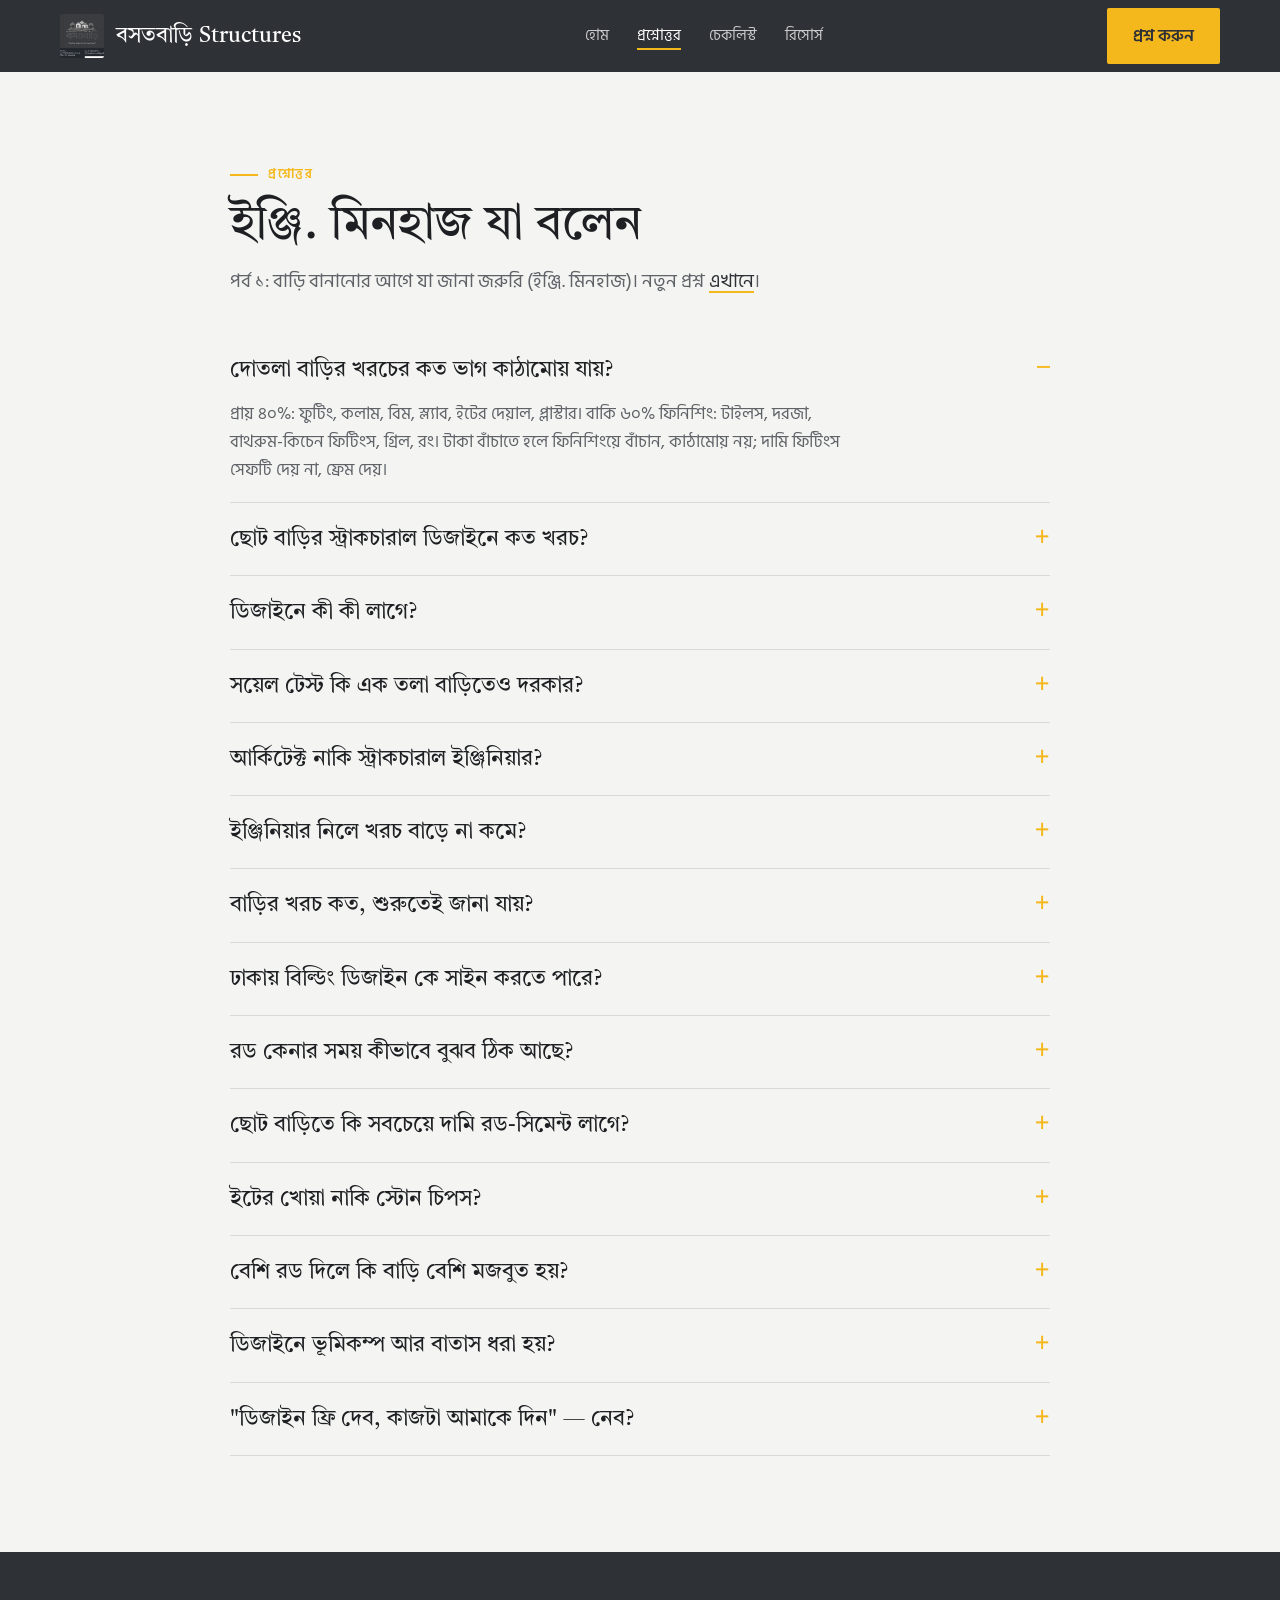
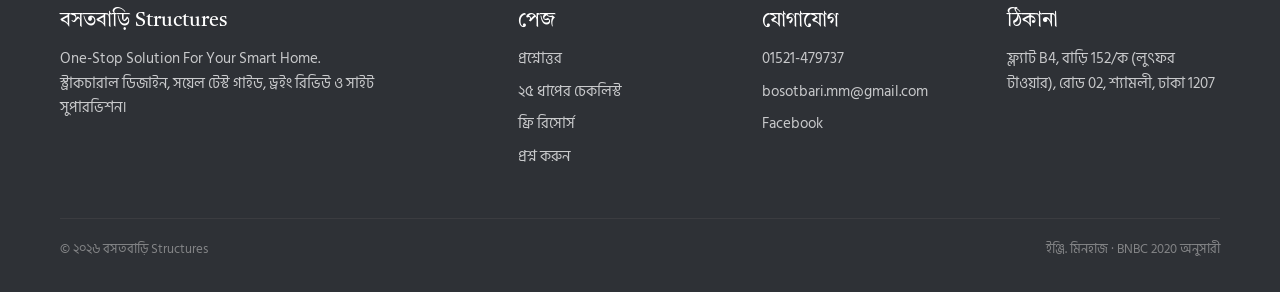
<file: website/qa.html>
<!doctype html><html lang="bn"><head><meta charset="utf-8"><meta name="viewport" content="width=device-width,initial-scale=1"><link rel="preconnect" href="https://fonts.gstatic.com" crossorigin><link href="https://fonts.googleapis.com/css2?family=Tiro+Bangla&family=Hind+Siliguri:wght@400;600&family=Archivo:wght@500;700&display=swap" rel="stylesheet"><link rel="stylesheet" href="style.css?v=2"><link rel="icon" href="logo.jpg"><title>প্রশ্নোত্তর · বসতবাড়ি</title></head><body><header><div class="wrap"><nav><a class="logo" href="index.html"><img src="logo.jpg" alt="">বসতবাড়ি Structures</a><ul><li><a href="index.html">হোম</a></li><li><a class="on" href="qa.html">প্রশ্নোত্তর</a></li><li><a href="checklist.html">চেকলিস্ট</a></li><li><a href="resources.html">রিসোর্স</a></li></ul><a class="btn" href="ask.html">প্রশ্ন করুন</a></nav></div><div class="subnav"><a href="index.html">হোম</a><a class="on" href="qa.html">প্রশ্নোত্তর</a><a href="checklist.html">চেকলিস্ট</a><a href="resources.html">রিসোর্স</a><a href="ask.html">প্রশ্ন করুন</a></div></header><main class="wrap" style="max-width:860px"><section class="faq"><div class="eyebrow">প্রশ্নোত্তর</div><h2>ইঞ্জি. মিনহাজ যা বলেন</h2><p class="lead" style="margin-bottom:36px">পর্ব ১: বাড়ি বানানোর আগে যা জানা জরুরি (ইঞ্জি. মিনহাজ)। নতুন প্রশ্ন <a href="ask.html">এখানে</a>।</p>
<details open><summary>দোতলা বাড়ির খরচের কত ভাগ কাঠামোয় যায়?</summary><p>প্রায় ৪০%: ফুটিং, কলাম, বিম, স্ল্যাব, ইটের দেয়াল, প্লাস্টার। বাকি ৬০% ফিনিশিং: টাইলস, দরজা, বাথরুম-কিচেন ফিটিংস, গ্রিল, রং। টাকা বাঁচাতে হলে ফিনিশিংয়ে বাঁচান, কাঠামোয় নয়; দামি ফিটিংস সেফটি দেয় না, ফ্রেম দেয়।</p></details>
<details><summary>ছোট বাড়ির স্ট্রাকচারাল ডিজাইনে কত খরচ?</summary><p>২–৫ বছর অভিজ্ঞ প্র্যাকটিসিং ইঞ্জিনিয়ার ছোট বাড়িতে ২০–৩০ হাজার টাকায় করে দেন। ৪০–৫০ লাখের বাড়ির তুলনায় এটা ০.৫%।</p></details>
<details><summary>ডিজাইনে কী কী লাগে?</summary><p>চারটি জিনিস: সয়েল টেস্ট, স্ট্রাকচারাল ডিজাইন, আর্কিটেকচারাল ডিজাইন, MEP (মেকানিক্যাল, ইলেকট্রিক্যাল, প্লাম্বিং)। ছোট বাড়িতে MEP জটিল নয়; একজন স্ট্রাকচারাল ইঞ্জিনিয়ারকে প্যাকেজে সব দেওয়া যায়।</p></details>
<details><summary>সয়েল টেস্ট কি এক তলা বাড়িতেও দরকার?</summary><p>হ্যাঁ, ৯৯% সুপারিশ। মাটি ১০ ফুট নিচে নরম কি না দেখে বোঝা যায় না। নিচু জমি বা পাশে পুকুর থাকলে একদিকে বসে ফাটল ও ধস হয়; দোতলা বাড়িও এভাবে পড়েছে। ছোট প্লটে ৩–৪টি ফিল্ড বোর ১০–১৫ হাজার টাকায়; ঢাকায় ১০ কাঠায় ৭–১০ বোর, প্রতি বোর ১৫ হাজার+। মাটি অনুযায়ী ঠিক হয় ফুটিং, পাইল না ম্যাট ফাউন্ডেশন, আর পাইলের দৈর্ঘ্য।</p></details>
<details><summary>আর্কিটেক্ট নাকি স্ট্রাকচারাল ইঞ্জিনিয়ার?</summary><p>আর্কিটেক্ট দেন ফ্লোর প্ল্যান, রুম-বাথরুম-কিচেনের অবস্থান, আলো-বাতাস, বাইরের রূপ। স্ট্রাকচারাল ইঞ্জিনিয়ার দেন কলাম-বিম-ফাউন্ডেশনের হিসাব। সৌন্দর্য সেফটি দেয় না; একটাই নিতে পারলে স্ট্রাকচারাল, কিন্তু দুটোই নেওয়া উচিত।</p></details>
<details><summary>ইঞ্জিনিয়ার নিলে খরচ বাড়ে না কমে?</summary><p>কমে, সাধারণত ২০–৩০%। মিস্ত্রি/ডিপ্লোমার মুখস্থ ডিজাইনে যেখানে ৫ ইঞ্চি স্ল্যাব লাগে সেখানে ৬ যায়, ২ টন রডের জায়গায় ৩ টন। এক ফ্লোরে ৩০০–৫০০ কেজি রড বেশি মানেই ৪০ হাজার টাকা লস।</p></details>
<details><summary>বাড়ির খরচ কত, শুরুতেই জানা যায়?</summary><p>রাফ: প্রতি বর্গফুট ~১,৫০০ টাকা, ৩,০০০ বর্গফুটে ≈ ৪৫ লাখ, ±১০–১৫%। সঠিক হিসাব (৯০–৯৫%) ডিজাইন শেষে, যখন কয়টা কলাম, কত রড, কোন টাইলস-ফিটিংস সব ঠিক হয়। ওয়েস্টেজ কমালে খরচ কমে।</p></details>
<details><summary>ঢাকায় বিল্ডিং ডিজাইন কে সাইন করতে পারে?</summary><p>তিন জন: স্ট্রাকচারাল ইঞ্জিনিয়ার, আর্কিটেক্ট ও MEP ইঞ্জিনিয়ার। সাইনিং অথরিটি পেতে BSc + ন্যূনতম ৭ বছর অভিজ্ঞতা + পরীক্ষা পাস; গড়ে ১০ বছর লাগে। ডিপ্লোমা বা মিস্ত্রির এই এখতিয়ার নেই।</p></details>
<details><summary>রড কেনার সময় কীভাবে বুঝব ঠিক আছে?</summary><p>বাংলাদেশে সব কোম্পানির রড ১২ মিটার (৩৯ ফুট ৪ ইঞ্চি)। প্রতি মিটার ওজন (কেজি) = d²/162, d মিমিতে; ১২ মিমি এক পিস ≈ ১০.৭ কেজি, ১৬ মিমি ≈ ১৯ কেজি, ২০ মিমি ≈ ২৯.৬ কেজি। দোকানের ওজন এর ±৫% এর মধ্যে থাকলে ঠিক; বেশি হেরফের মানে ওজনে কারচুপি বা রডের গুণমানে সমস্যা।</p></details>
<details><summary>ছোট বাড়িতে কি সবচেয়ে দামি রড-সিমেন্ট লাগে?</summary><p>না। ডিজাইনার ব্র্যান্ড নয়, স্ট্রেন্থ ধরে ডিজাইন করেন (যেমন ৪,০০০ psi)। ১০০ টাকার রড যা স্ট্রেন্থ দেয়, ৯০–৯৫ টাকার রড একই দিলে সেটাই যথেষ্ট। হাইরাইজে গুণমানের পার্থক্য গুরুত্বপূর্ণ হয়।</p></details>
<details><summary>ইটের খোয়া নাকি স্টোন চিপস?</summary><p>স্টোন চিপসে স্ট্রেন্থ বেশি; হাতে মেশানো খোয়ার কনক্রিটে স্ট্রেন্থ কম আসে। কোনটা, কী মিক্স রেশিও, তা ডিজাইনের অংশ।</p></details>
<details><summary>বেশি রড দিলে কি বাড়ি বেশি মজবুত হয়?</summary><p>না। যতটুকু দরকার ততটুকু; ১০০ কেজি লাগলে ১১০ ঠিক, ১৫০–২০০ অপচয় এবং স্ট্রাকচারের ব্যালান্স নষ্ট করে। আন্ডার-ডিজাইন আর ওভার-ডিজাইন দুটোই ক্ষতিকর। রিং স্পেসিং, ল্যাপিং কোথায়-কতটুকু, একসাথে কয়টা রড ল্যাপ, সব হিসাবের বিষয়।</p></details>
<details><summary>ডিজাইনে ভূমিকম্প আর বাতাস ধরা হয়?</summary><p>হ্যাঁ, একজন স্ট্রাকচারাল ডিজাইনার ভূমিকম্পের ঝাঁকি ও বাতাসের চাপ ধরে কলাম-বিম ঠিক করেন। মিস্ত্রি বা ডিপ্লোমার ড্রইংয়ে এই হিসাব থাকে না; অনেক সময় কলাম ভুল জায়গায় বা ভুল সাইজে যায়।</p></details>
<details><summary>"ডিজাইন ফ্রি দেব, কাজটা আমাকে দিন" — নেব?</summary><p>না। ফ্রি বা ৫০০০ টাকার ড্রইং মানে সেই টাকা কনস্ট্রাকশনে বহুগুণ ফেরত নেওয়া হবে, আর ড্রইংয়ে হিসাব থাকবে না। ৫০০০ টাকাই লস, সাথে জীবনের ঝুঁকি।</p></details>
</section></main><footer><div class="wrap"><div class="cols"><div><h4>বসতবাড়ি Structures</h4><p style="max-width:40ch;margin:0">One-Stop Solution For Your Smart Home. স্ট্রাকচারাল ডিজাইন, সয়েল টেস্ট গাইড, ড্রইং রিভিউ ও সাইট সুপারভিশন।</p></div><div><h4>পেজ</h4><a class="on" href="qa.html">প্রশ্নোত্তর</a><a href="checklist.html">২৫ ধাপের চেকলিস্ট</a><a href="resources.html">ফ্রি রিসোর্স</a><a href="ask.html">প্রশ্ন করুন</a></div><div><h4>যোগাযোগ</h4><a href="tel:+8801521479737">01521-479737</a><a href="mailto:bosotbari.mm@gmail.com">bosotbari.mm@gmail.com</a><a href="https://www.facebook.com/profile.php?id=61591769554161">Facebook</a></div><div><h4>ঠিকানা</h4><p style="margin:0">ফ্ল্যাট B4, বাড়ি 152/ক (লুৎফর টাওয়ার), রোড 02, শ্যামলী, ঢাকা 1207</p></div></div><div class="bottom"><span>© ২০২৬ বসতবাড়ি Structures</span><span>ইঞ্জি. মিনহাজ · BNBC 2020 অনুসারী</span></div></div></footer></body></html>
</file>
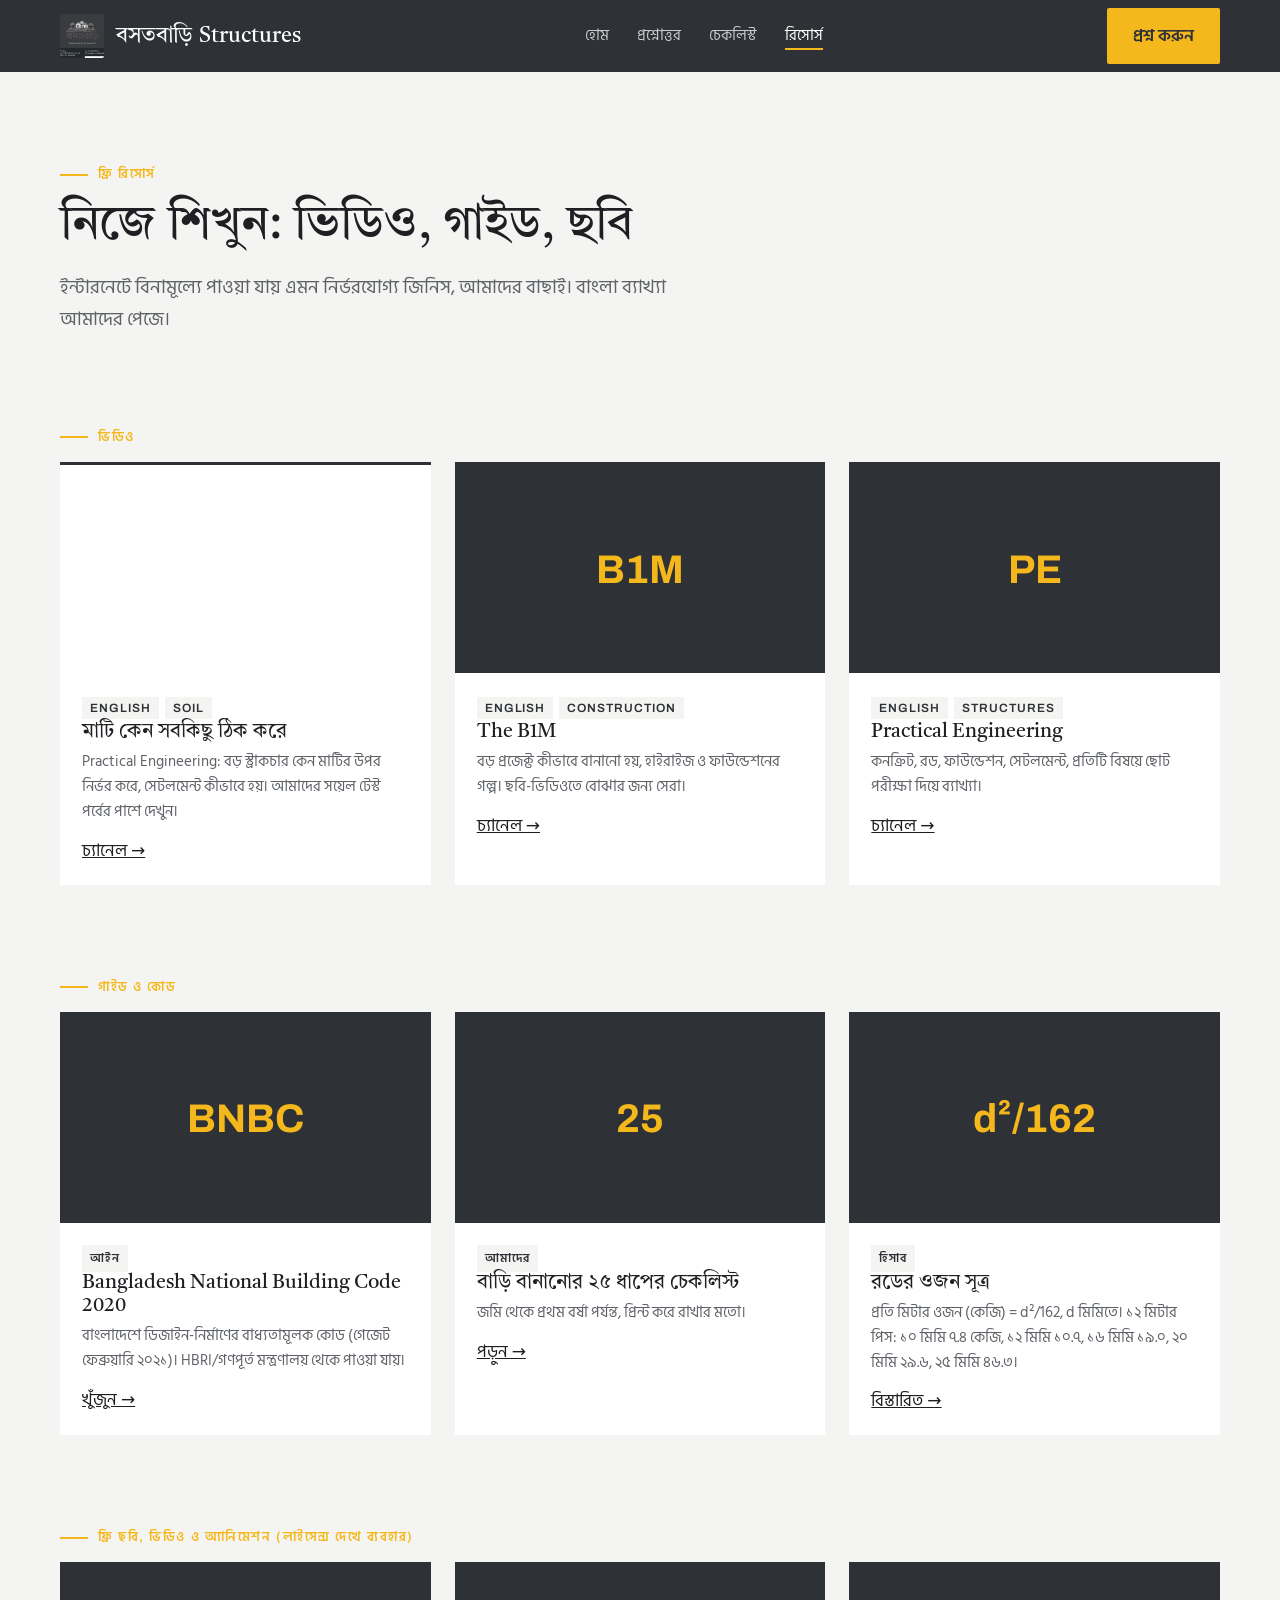
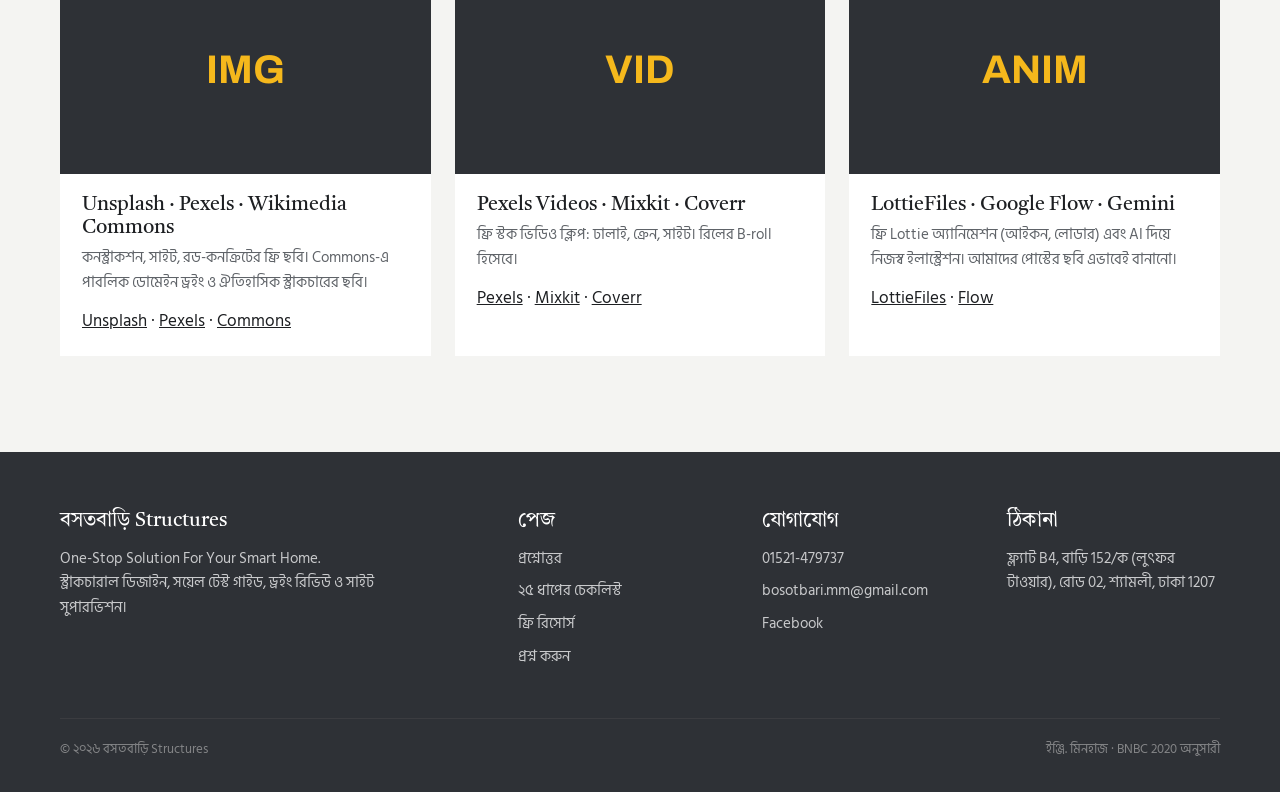
<file: website/resources.html>
<!doctype html><html lang="bn"><head><meta charset="utf-8"><meta name="viewport" content="width=device-width,initial-scale=1"><link rel="preconnect" href="https://fonts.gstatic.com" crossorigin><link href="https://fonts.googleapis.com/css2?family=Tiro+Bangla&family=Hind+Siliguri:wght@400;600&family=Archivo:wght@500;700&display=swap" rel="stylesheet"><link rel="stylesheet" href="style.css?v=2"><link rel="icon" href="logo.jpg"><title>ফ্রি রিসোর্স · বসতবাড়ি</title></head><body>
<header><div class="wrap"><nav><a class="logo" href="index.html"><img src="logo.jpg" alt="">বসতবাড়ি Structures</a><ul><li><a href="index.html">হোম</a></li><li><a href="qa.html">প্রশ্নোত্তর</a></li><li><a href="checklist.html">চেকলিস্ট</a></li><li><a class="on" href="resources.html">রিসোর্স</a></li></ul><a class="btn" href="ask.html">প্রশ্ন করুন</a></nav></div><div class="subnav"><a href="index.html">হোম</a><a href="qa.html">প্রশ্নোত্তর</a><a href="checklist.html">চেকলিস্ট</a><a class="on" href="resources.html">রিসোর্স</a><a href="ask.html">প্রশ্ন করুন</a></div></header>
<section><div class="wrap"><div class="eyebrow">ফ্রি রিসোর্স</div><h2>নিজে শিখুন: ভিডিও, গাইড, ছবি</h2><p class="lead">ইন্টারনেটে বিনামূল্যে পাওয়া যায় এমন নির্ভরযোগ্য জিনিস, আমাদের বাছাই। বাংলা ব্যাখ্যা আমাদের পেজে।</p></div></section>
<section style="padding-top:0"><div class="wrap"><div class="eyebrow">ভিডিও</div><div class="res">
<article><iframe src="https://www.youtube-nocookie.com/embed/hsuCQRQ6W4Y" title="Why SpaceX Cares About Dirt" loading="lazy" allowfullscreen></iframe><div class="body"><span class="tag">English</span><span class="tag">Soil</span><h3>মাটি কেন সবকিছু ঠিক করে</h3><p>Practical Engineering: বড় স্ট্রাকচার কেন মাটির উপর নির্ভর করে, সেটলমেন্ট কীভাবে হয়। আমাদের সয়েল টেস্ট পর্বের পাশে দেখুন।</p><a href="https://www.youtube.com/@PracticalEngineeringChannel">চ্যানেল →</a></div></article>
<article><div class="thumb">B1M</div><div class="body"><span class="tag">English</span><span class="tag">Construction</span><h3>The B1M</h3><p>বড় প্রজেক্ট কীভাবে বানানো হয়, হাইরাইজ ও ফাউন্ডেশনের গল্প। ছবি-ভিডিওতে বোঝার জন্য সেরা।</p><a href="https://www.youtube.com/@TheB1M">চ্যানেল →</a></div></article>
<article><div class="thumb">PE</div><div class="body"><span class="tag">English</span><span class="tag">Structures</span><h3>Practical Engineering</h3><p>কনক্রিট, রড, ফাউন্ডেশন, সেটলমেন্ট, প্রতিটি বিষয়ে ছোট পরীক্ষা দিয়ে ব্যাখ্যা।</p><a href="https://www.youtube.com/@PracticalEngineeringChannel">চ্যানেল →</a></div></article>
</div></div></section>
<section style="padding-top:0"><div class="wrap"><div class="eyebrow">গাইড ও কোড</div><div class="res">
<article><div class="thumb">BNBC</div><div class="body"><span class="tag">আইন</span><h3>Bangladesh National Building Code 2020</h3><p>বাংলাদেশে ডিজাইন-নির্মাণের বাধ্যতামূলক কোড (গেজেট ফেব্রুয়ারি ২০২১)। HBRI/গণপূর্ত মন্ত্রণালয় থেকে পাওয়া যায়।</p><a href="https://www.google.com/search?q=BNBC+2020+pdf+HBRI">খুঁজুন →</a></div></article>
<article><div class="thumb">25</div><div class="body"><span class="tag">আমাদের</span><h3>বাড়ি বানানোর ২৫ ধাপের চেকলিস্ট</h3><p>জমি থেকে প্রথম বর্ষা পর্যন্ত, প্রিন্ট করে রাখার মতো।</p><a href="checklist.html">পড়ুন →</a></div></article>
<article><div class="thumb">d²/162</div><div class="body"><span class="tag">হিসাব</span><h3>রডের ওজন সূত্র</h3><p>প্রতি মিটার ওজন (কেজি) = d²/162, d মিমিতে। ১২ মিটার পিস: ১০ মিমি ৭.৪ কেজি, ১২ মিমি ১০.৭, ১৬ মিমি ১৯.০, ২০ মিমি ২৯.৬, ২৫ মিমি ৪৬.৩।</p><a href="qa.html">বিস্তারিত →</a></div></article>
</div></div></section>
<section style="padding-top:0"><div class="wrap"><div class="eyebrow">ফ্রি ছবি, ভিডিও ও অ্যানিমেশন (লাইসেন্স দেখে ব্যবহার)</div><div class="res">
<article><div class="thumb">IMG</div><div class="body"><h3>Unsplash · Pexels · Wikimedia Commons</h3><p>কনস্ট্রাকশন, সাইট, রড-কনক্রিটের ফ্রি ছবি। Commons-এ পাবলিক ডোমেইন ড্রইং ও ঐতিহাসিক স্ট্রাকচারের ছবি।</p><a href="https://unsplash.com/s/photos/construction">Unsplash</a> · <a href="https://www.pexels.com/search/construction/">Pexels</a> · <a href="https://commons.wikimedia.org/">Commons</a></div></article>
<article><div class="thumb">VID</div><div class="body"><h3>Pexels Videos · Mixkit · Coverr</h3><p>ফ্রি স্টক ভিডিও ক্লিপ: ঢালাই, ক্রেন, সাইট। রিলের B-roll হিসেবে।</p><a href="https://www.pexels.com/videos/">Pexels</a> · <a href="https://mixkit.co/free-stock-video/construction/">Mixkit</a> · <a href="https://coverr.co/">Coverr</a></div></article>
<article><div class="thumb">ANIM</div><div class="body"><h3>LottieFiles · Google Flow · Gemini</h3><p>ফ্রি Lottie অ্যানিমেশন (আইকন, লোডার) এবং AI দিয়ে নিজস্ব ইলাস্ট্রেশন। আমাদের পোস্টের ছবি এভাবেই বানানো।</p><a href="https://lottiefiles.com/free-animations/construction">LottieFiles</a> · <a href="https://labs.google/flow">Flow</a></div></article>
</div></div></section>
<footer><div class="wrap"><div class="cols"><div><h4>বসতবাড়ি Structures</h4><p style="max-width:40ch;margin:0">One-Stop Solution For Your Smart Home. স্ট্রাকচারাল ডিজাইন, সয়েল টেস্ট গাইড, ড্রইং রিভিউ ও সাইট সুপারভিশন।</p></div><div><h4>পেজ</h4><a href="qa.html">প্রশ্নোত্তর</a><a href="checklist.html">২৫ ধাপের চেকলিস্ট</a><a class="on" href="resources.html">ফ্রি রিসোর্স</a><a href="ask.html">প্রশ্ন করুন</a></div><div><h4>যোগাযোগ</h4><a href="tel:+8801521479737">01521-479737</a><a href="mailto:bosotbari.mm@gmail.com">bosotbari.mm@gmail.com</a><a href="https://www.facebook.com/profile.php?id=61591769554161">Facebook</a></div><div><h4>ঠিকানা</h4><p style="margin:0">ফ্ল্যাট B4, বাড়ি 152/ক (লুৎফর টাওয়ার), রোড 02, শ্যামলী, ঢাকা 1207</p></div></div><div class="bottom"><span>© ২০২৬ বসতবাড়ি Structures</span><span>ইঞ্জি. মিনহাজ · BNBC 2020 অনুসারী</span></div></div></footer></body></html>
</file>
<file: website/style.css>
@import url("tokens.css");
*{box-sizing:border-box}html{scroll-behavior:smooth}
body{margin:0;font-family:var(--fb);background:var(--paper);color:var(--ink);line-height:1.65;font-size:17px}
a{color:inherit}img{max-width:100%;display:block}
.wrap{max-width:1200px;margin:0 auto;padding:0 20px}
.num{font-family:var(--fn);font-variant-numeric:tabular-nums}
h1,h2,h3{font-family:var(--fh);font-weight:400;line-height:1.15;margin:0}
h1{font-size:clamp(40px,6vw,72px)}h2{font-size:clamp(30px,4vw,48px)}h3{font-size:24px}
.eyebrow{font:600 13px/1 var(--fn);letter-spacing:.12em;text-transform:uppercase;color:var(--safety);margin-bottom:18px;display:flex;gap:10px;align-items:center}
.eyebrow::before{content:"";width:28px;height:2px;background:var(--safety)}
header{background:var(--charcoal);color:#fff;position:sticky;top:0;z-index:9}
nav{display:flex;align-items:center;justify-content:space-between;height:72px}
.logo{display:flex;align-items:center;gap:12px;text-decoration:none;font-family:var(--fh);font-size:22px}
.logo img{width:44px;height:44px;object-fit:cover;object-position:50% 38%;border-radius:2px}
nav ul{list-style:none;display:flex;gap:28px;margin:0;padding:0;font-size:15px}nav ul a{text-decoration:none;color:#c9cacc}nav ul a.on,nav ul a:hover{color:#fff;box-shadow:0 2px 0 var(--safety)}
.btn{display:inline-block;background:var(--safety);color:var(--charcoal);text-decoration:none;padding:14px 26px;border-radius:2px;font-weight:600;border:0;font:inherit;font-weight:600;cursor:pointer}
.btn:hover{box-shadow:inset 0 -3px 0 rgba(0,0,0,.25)}
.btn.ghost{background:transparent;color:inherit;border:1.5px solid currentColor}
.dark{background:var(--charcoal);color:#fff;position:relative;overflow:hidden}
.dark::before{content:"";position:absolute;inset:0;background-image:linear-gradient(rgba(47,111,228,.14) 1px,transparent 1px),linear-gradient(90deg,rgba(47,111,228,.14) 1px,transparent 1px);background-size:40px 40px;pointer-events:none}
.dark>.wrap{position:relative}
.hero{padding:88px 20px 72px;display:grid;grid-template-columns:6fr 6fr;gap:56px;align-items:center}
.hero-art{position:relative}.hero-art img{width:100%;aspect-ratio:16/9;object-fit:cover;border:1px solid rgba(255,255,255,.12);box-shadow:0 30px 60px rgba(0,0,0,.45)}
.hero-art .tag{position:absolute;left:0;bottom:-14px;background:var(--safety);color:var(--charcoal);font:600 13px var(--fn);letter-spacing:.08em;padding:8px 14px}
.hero p{font-size:19px;color:#c9cacc;max-width:52ch;margin:22px 0 32px}
.hero .btns{display:flex;gap:12px;flex-wrap:wrap}
.hero h1 em{font-style:normal;color:var(--safety)}
.bp{width:100%;height:auto}.bp text{stroke:none}
.stats{display:grid;grid-template-columns:repeat(4,1fr);gap:0;border-top:1px solid var(--line);border-bottom:1px solid var(--line)}
.stat{padding:36px 24px;border-right:1px solid var(--line)}.stat:last-child{border-right:0}
.stat b{display:block;font:700 52px/1 var(--fn);color:var(--charcoal)}.stat b small{font-size:22px;color:var(--safety)}
.stat span{display:block;margin-top:10px;color:var(--mut);font-size:15px}
section{padding:96px 0}
.lead{color:var(--mut);font-size:19px;max-width:62ch;margin:18px 0 0}
.grid2{display:grid;grid-template-columns:4fr 8fr;gap:48px;align-items:start}
.services{display:grid;grid-template-columns:1fr 1fr;gap:1px;background:var(--line);border:1px solid var(--line)}
.svc{background:var(--white);padding:0 0 28px;overflow:hidden}.svc img{width:100%;aspect-ratio:16/9;object-fit:cover;display:block;border-bottom:3px solid var(--safety)}.svc .n,.svc h3,.svc p{margin-left:28px;margin-right:28px}.svc .n{margin-top:22px}.svc .n{font:700 14px var(--fn);color:var(--safety);margin-bottom:14px}
.svc h3{margin-bottom:8px}.svc p{margin:0;color:var(--mut);font-size:16px}
.faq details{border-bottom:1px solid var(--line);padding:18px 0}.faq summary{cursor:pointer;font-family:var(--fh);font-size:22px;list-style:none;display:flex;justify-content:space-between;gap:16px}
.faq summary::after{content:"+";font-family:var(--fn);color:var(--safety);font-size:26px;line-height:1}
.faq details[open] summary::after{content:"–"}.faq p{color:var(--mut);margin:12px 0 0;max-width:68ch}
.myth{display:grid;grid-template-columns:1fr 1fr;gap:24px}
.myth div{padding:26px 28px;background:var(--white);border-left:4px solid var(--danger)}.myth div+div{border-left-color:var(--safety)}
.myth b{display:block;font:600 13px var(--fn);letter-spacing:.1em;margin-bottom:8px;color:var(--danger)}.myth div+div b{color:#a9780a}
.cta{padding:80px 0}.cta .wrap{display:grid;grid-template-columns:7fr 5fr;gap:40px;align-items:center}
.cta p{color:#c9cacc;font-size:19px;max-width:56ch}
form{display:grid;gap:18px;max-width:640px}label{display:grid;gap:8px;font-weight:600;font-size:15px}
input,select,textarea{font:inherit;padding:14px 16px;border:1px solid var(--graphite);border-radius:2px;background:#fff;color:var(--ink);width:100%}
input:focus,select:focus,textarea:focus{outline:0;border:2px solid var(--safety);padding:13px 15px}textarea{min-height:150px}
.note{border-left:4px solid var(--safety);background:var(--white);padding:14px 18px;font-size:15px}
ol.steps{counter-reset:s;list-style:none;padding:0;margin:0 0 40px}ol.steps li{counter-increment:s;padding:16px 0 16px 64px;position:relative;border-bottom:1px solid var(--line)}
ol.steps li::before{content:counter(s,decimal);position:absolute;left:0;top:14px;font:700 28px var(--fn);color:var(--safety)}
ol.steps h4{margin:0 0 2px;font:400 20px var(--fh)}ol.steps p{margin:0;color:var(--mut);font-size:15px}
.res{display:grid;grid-template-columns:repeat(auto-fill,minmax(300px,1fr));gap:24px}
.res article{background:var(--white);border-top:3px solid var(--charcoal)}.res .thumb{aspect-ratio:16/9;background:var(--charcoal);display:grid;place-items:center;color:var(--safety);font:700 40px var(--fn)}
.res iframe{width:100%;aspect-ratio:16/9;border:0;display:block}.res .body{padding:20px 22px}.res h3{font-size:20px;margin-bottom:6px}.res p{margin:0 0 12px;color:var(--mut);font-size:15px}
.tag{display:inline-block;font:600 12px var(--fn);letter-spacing:.08em;text-transform:uppercase;color:var(--charcoal);background:var(--paper);padding:4px 8px;margin-right:6px}
footer{background:var(--charcoal);color:#c9cacc;padding:56px 0 32px;font-size:15px}
footer .cols{display:grid;grid-template-columns:2fr 1fr 1fr 1fr;gap:32px;margin-bottom:40px}footer h4{color:#fff;margin:0 0 12px;font:400 20px var(--fh)}
footer a{text-decoration:none;color:#c9cacc;display:block;margin-bottom:8px}footer a:hover{color:var(--safety)}
footer .bottom{border-top:1px solid var(--graphite);padding-top:20px;display:flex;justify-content:space-between;flex-wrap:wrap;gap:8px;font-size:13px;color:var(--fog)}
@keyframes draw{to{stroke-dashoffset:0}}.bp path,.bp line,.bp rect,.bp circle{stroke-dasharray:1200;stroke-dashoffset:1200;animation:draw 2.4s ease forwards}
.bp .d2{animation-delay:.5s}.bp .d3{animation-delay:1s}.bp .d4{animation-delay:1.5s}
.subnav{display:none}
.stat b{letter-spacing:-.02em}
@media(max-width:860px){.subnav{display:flex}.stat b{font-size:40px}.stat{padding:26px 20px}.hero,.grid2,.cta .wrap{grid-template-columns:1fr}.hero{padding:48px 20px 40px;gap:36px}.hero-art{order:-1}.stats{grid-template-columns:1fr 1fr}.stat{border-bottom:1px solid var(--line)}.services,.myth{grid-template-columns:1fr}section{padding:56px 0}nav ul{display:none}.subnav{display:flex;gap:18px;overflow-x:auto;padding:0 20px 12px;font-size:14px;white-space:nowrap;background:var(--charcoal)}.subnav a{color:#c9cacc;text-decoration:none}.subnav a.on{color:var(--safety)}footer .cols{grid-template-columns:1fr 1fr}}

::selection{background:var(--safety);color:var(--charcoal)}
p a,.lead a,.faq a{color:var(--charcoal);text-decoration:underline;text-decoration-color:var(--safety);text-underline-offset:4px;text-decoration-thickness:2px}
.dark a:not(.btn){color:#fff;text-decoration-color:var(--safety)}
.faq details p{animation:fade .3s ease}@keyframes fade{from{opacity:0;transform:translateY(-4px)}to{opacity:1;transform:none}}
.res article{transition:transform .2s,box-shadow .2s}.res article:hover{transform:translateY(-3px);box-shadow:0 14px 30px rgba(0,0,0,.08)}
.svc{transition:background .2s}.svc:hover{background:#fffdf5}
</file>
